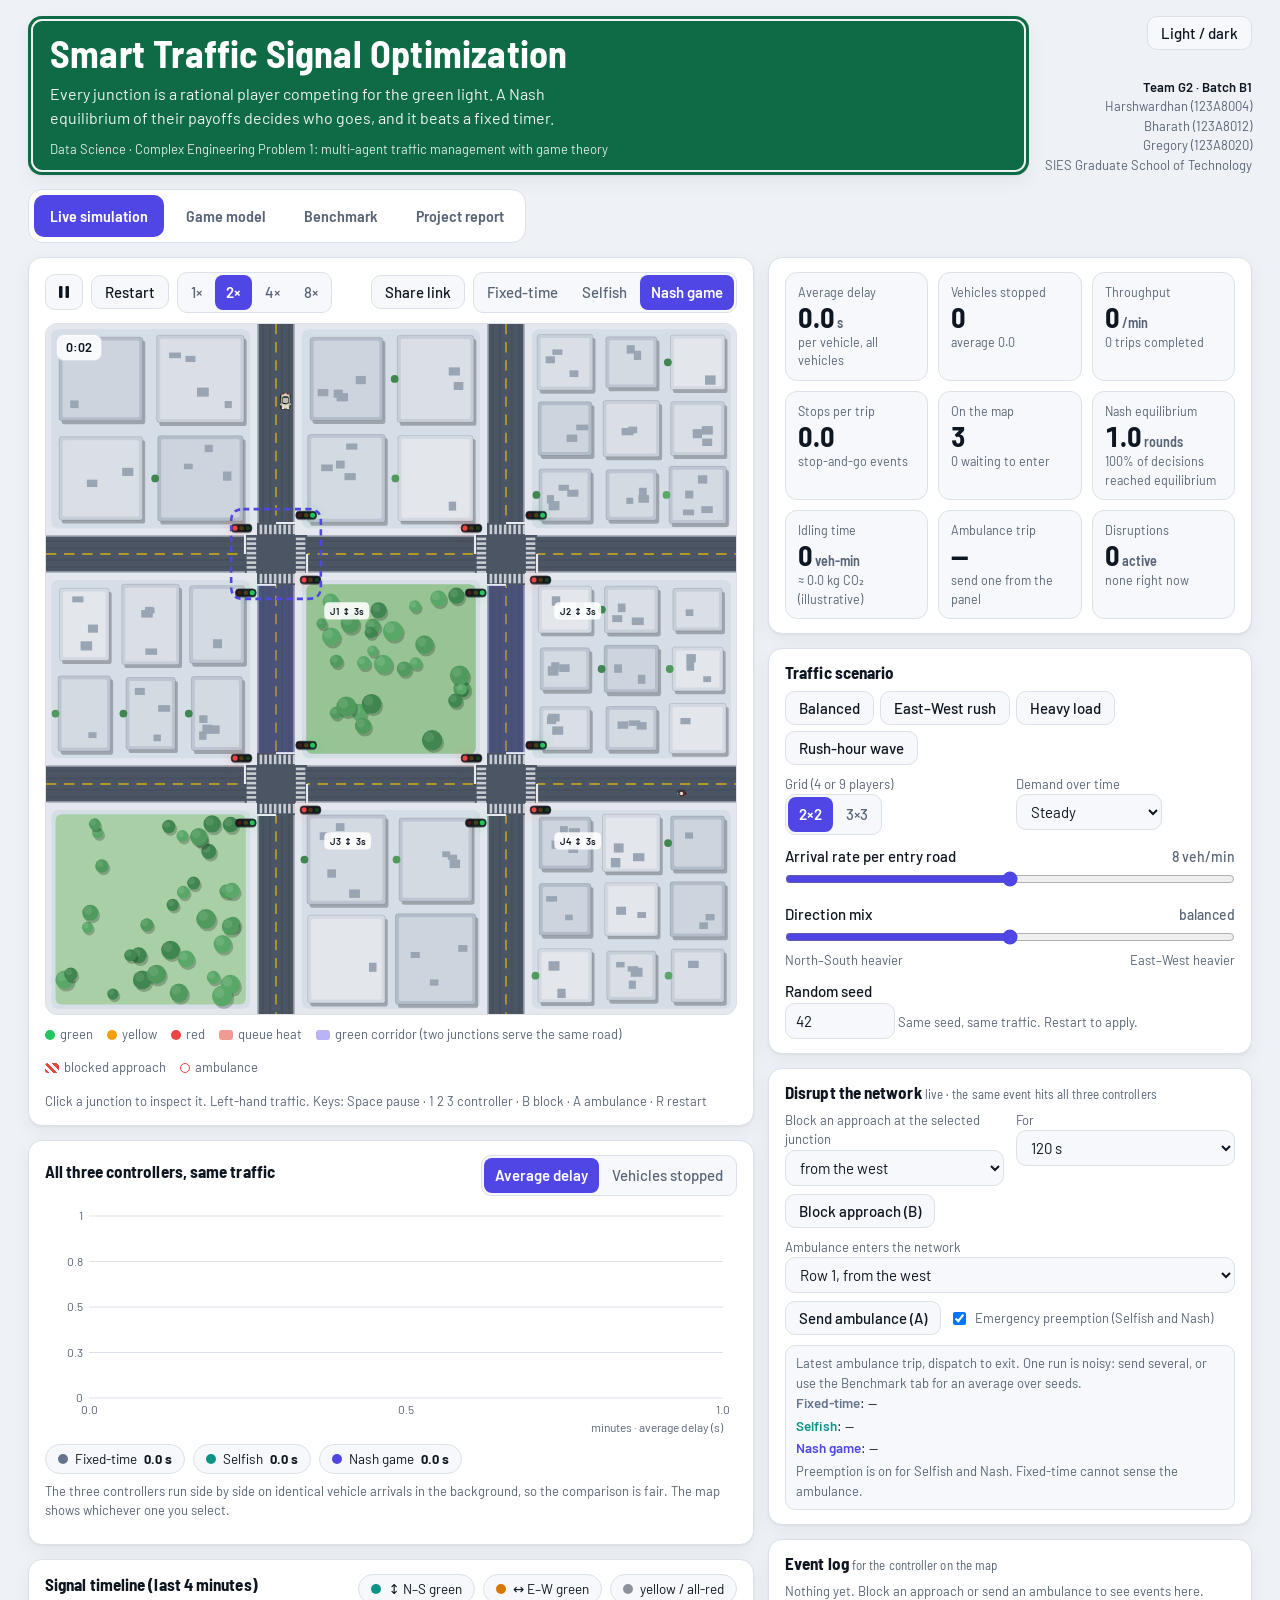
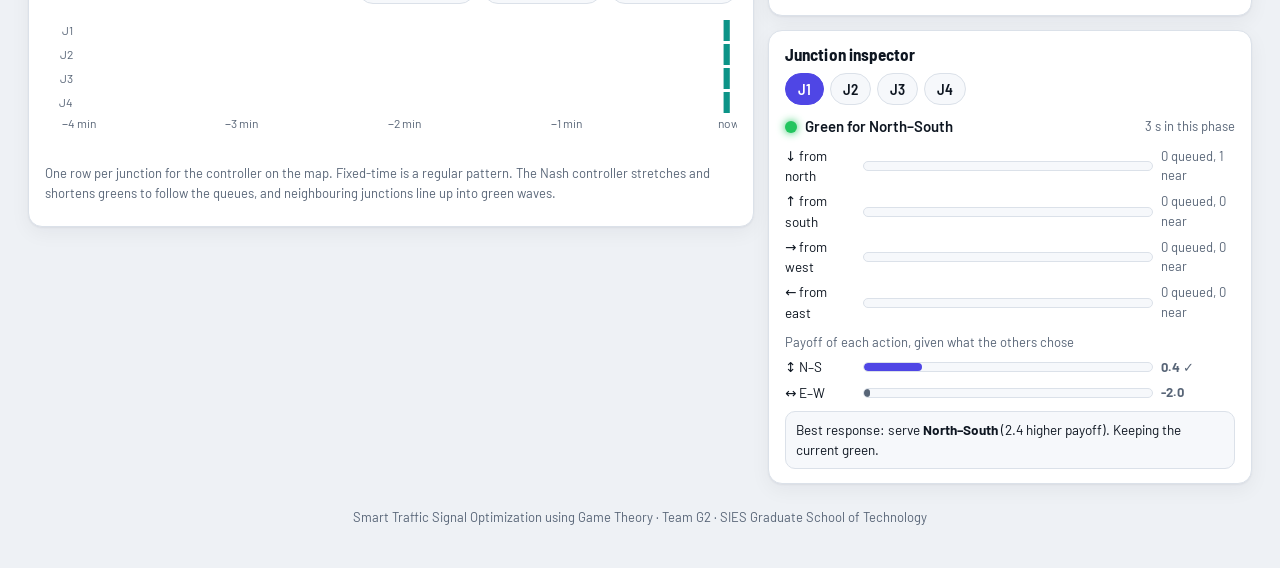
<file: index.html>
<!DOCTYPE html>
<html lang="en">
<head>
<meta charset="utf-8">
<meta name="viewport" content="width=device-width, initial-scale=1, viewport-fit=cover">
<title>Smart Traffic Signal Optimization using Game Theory</title>
<link rel="preconnect" href="https://fonts.googleapis.com">
<link rel="preconnect" href="https://fonts.gstatic.com" crossorigin>
<link href="https://fonts.googleapis.com/css2?family=Barlow:wght@400;500;600;700&family=Barlow+Semi+Condensed:wght@600;700&display=swap" rel="stylesheet">
<style>
:root{
  --bg:#eef1f5; --surface:#ffffff; --surface2:#f6f8fb; --ink:#0e1621; --muted:#586577; --line:#dbe1e9;
  --accent:#4f46e5; --accent-ink:#ffffff; --sign:#0f6b45; --sign-ink:#ffffff;
  --good:#15803d; --bad:#b91c1c;
  --c-fixed:#64748b; --c-selfish:#0d9488; --c-nash:#4f46e5;
  --road:#4b5563; --roadline:#e8ecf1; --walk:#e4e8ee; --block:#d5dde6; --pill:rgba(255,255,255,.88);
  --shadow:0 1px 2px rgba(14,22,33,.05),0 6px 20px rgba(14,22,33,.05);
  --f-head:"Barlow Semi Condensed","Barlow",system-ui,-apple-system,"Segoe UI",Roboto,sans-serif;
  --f-body:"Barlow",system-ui,-apple-system,"Segoe UI",Roboto,sans-serif;
}
@media (prefers-color-scheme: dark){
  :root:not([data-theme="light"]){
    --bg:#0b1118; --surface:#121b26; --surface2:#0e1620; --ink:#e8eef5; --muted:#93a3b6; --line:#233142;
    --accent:#8c8cf5; --accent-ink:#0c0c2b; --sign:#0d5a3b;
    --good:#4ade80; --bad:#f87171;
    --c-fixed:#94a3b8; --c-selfish:#2dd4bf; --c-nash:#8c8cf5;
    --road:#2b3849; --roadline:#66798f; --walk:#17222e; --block:#0e1720; --pill:rgba(18,27,38,.88);
    --shadow:0 1px 2px rgba(0,0,0,.3),0 6px 20px rgba(0,0,0,.25);
  }
}
:root[data-theme="dark"]{
  --bg:#0b1118; --surface:#121b26; --surface2:#0e1620; --ink:#e8eef5; --muted:#93a3b6; --line:#233142;
  --accent:#8c8cf5; --accent-ink:#0c0c2b; --sign:#0d5a3b;
  --good:#4ade80; --bad:#f87171;
  --c-fixed:#94a3b8; --c-selfish:#2dd4bf; --c-nash:#8c8cf5;
  --road:#2b3849; --roadline:#66798f; --walk:#17222e; --block:#0e1720; --pill:rgba(18,27,38,.88);
  --shadow:0 1px 2px rgba(0,0,0,.3),0 6px 20px rgba(0,0,0,.25);
}
:root{box-sizing:border-box;padding-top:env(safe-area-inset-top,0px);padding-bottom:env(safe-area-inset-bottom,0px)}
html{scroll-padding-top:env(safe-area-inset-top,0px);height:100%}
*,*::before,*::after{box-sizing:inherit}
body{margin:0;background:var(--bg);color:var(--ink);font-family:var(--f-body);font-size:15px;line-height:1.5;-webkit-text-size-adjust:100%}
button,select,input{font:inherit;color:inherit}
h1,h2,h3{font-family:var(--f-head);margin:0;line-height:1.15;letter-spacing:.005em}
h2{font-size:22px} h3{font-size:17px}
p{margin:0 0 .7em}
.wrap{max-width:1320px;margin:0 auto;padding:16px clamp(12px,2.4vw,28px) 40px}
:focus-visible{outline:2px solid var(--accent);outline-offset:2px;border-radius:6px}

/* header */
.top{display:flex;gap:16px;align-items:stretch;flex-wrap:wrap;margin-bottom:14px}
.sign{flex:1 1 520px;background:var(--sign);color:var(--sign-ink);border-radius:14px;padding:16px 22px 16px;position:relative;
  box-shadow:inset 0 0 0 3px var(--sign),inset 0 0 0 5px rgba(255,255,255,.92),var(--shadow)}
.sign h1{font-size:clamp(24px,3.6vw,38px);font-weight:700}
.sign p{margin:6px 0 0;font-size:clamp(14px,1.6vw,16px);opacity:.92;max-width:62ch}
.sign .meta{margin-top:10px;font-size:13px;opacity:.85}
.top-side{display:flex;flex-direction:column;justify-content:space-between;gap:10px;min-width:190px}
.theme-btn{align-self:flex-end}
.team{font-size:13px;color:var(--muted);text-align:right}
.team b{color:var(--ink);font-weight:600}

/* tabs */
.tabs{display:flex;gap:6px;flex-wrap:wrap;margin:0 0 14px;padding:5px;background:var(--surface);border:1px solid var(--line);border-radius:14px;width:fit-content;max-width:100%}
.tab{border:0;background:transparent;padding:9px 16px;border-radius:10px;cursor:pointer;color:var(--muted);font-weight:600;font-family:var(--f-head);font-size:16px}
.tab:hover{color:var(--ink)}
.tab[aria-selected="true"]{background:var(--accent);color:var(--accent-ink)}

/* cards & controls */
.card{background:var(--surface);border:1px solid var(--line);border-radius:14px;padding:14px 16px;box-shadow:var(--shadow)}
.card + .card{margin-top:14px}
.card h3{margin-bottom:8px}
.card h2{margin-bottom:10px}
.hint{color:var(--muted);font-size:13px}
.btn{border:1px solid var(--line);background:var(--surface2);padding:7px 13px;border-radius:10px;cursor:pointer;font-weight:500;line-height:1.2}
.btn:hover{border-color:var(--accent)}
.btn.primary{background:var(--accent);color:var(--accent-ink);border-color:var(--accent);font-weight:600}
.btn.primary:disabled{opacity:.55;cursor:wait}
.btn.icon{display:inline-flex;align-items:center;justify-content:center;width:38px;height:36px;padding:0}
.seg{display:inline-flex;background:var(--surface2);border:1px solid var(--line);border-radius:10px;padding:2px;gap:2px;flex-wrap:wrap}
.seg button{border:0;background:transparent;padding:6px 11px;border-radius:8px;cursor:pointer;color:var(--muted);font-weight:500}
.seg button:hover{color:var(--ink)}
.seg button.on{background:var(--accent);color:var(--accent-ink);font-weight:600}
.seg button.on[data-c="fixed"]{background:var(--c-fixed);color:#fff}
.seg button.on[data-c="selfish"]{background:var(--c-selfish);color:#04211d}
.toolbar{display:flex;gap:8px;flex-wrap:wrap;align-items:center;margin-bottom:10px}
.toolbar .grow{flex:1}
label.row{display:block;margin:10px 0 0;font-weight:500}
.row-h{display:flex;justify-content:space-between;align-items:baseline;gap:8px}
.row-h output{font-variant-numeric:tabular-nums;color:var(--muted);font-size:14px}
input[type=range]{width:100%;accent-color:var(--accent);margin:4px 0 0}
select{background:var(--surface2);border:1px solid var(--line);border-radius:10px;padding:7px 10px;max-width:100%}
.chips{display:flex;gap:6px;flex-wrap:wrap}
.chip{border:1px solid var(--line);background:var(--surface2);border-radius:999px;padding:4px 12px;cursor:pointer;font-weight:600;font-family:var(--f-head)}
.chip.on{background:var(--accent);border-color:var(--accent);color:var(--accent-ink)}

/* simulation layout */
.sim-grid{display:grid;grid-template-columns:minmax(0,1.2fr) minmax(320px,.8fr);gap:14px;align-items:start}
.canvas-wrap{position:relative;border-radius:12px;overflow:hidden;border:1px solid var(--line);background:var(--walk)}
#sim{display:block;width:100%;height:auto;aspect-ratio:1/1;cursor:pointer;touch-action:manipulation}
.clock{position:absolute;left:10px;top:10px;background:var(--pill);border:1px solid var(--line);border-radius:8px;padding:3px 9px;font-variant-numeric:tabular-nums;font-weight:600;font-size:13px}
.legend{display:flex;gap:14px;flex-wrap:wrap;margin-top:10px;font-size:13px;color:var(--muted);align-items:center}
.legend i{display:inline-block;width:10px;height:10px;border-radius:50%;margin-right:5px;vertical-align:-1px}
.legend .sw{border-radius:3px;width:14px}
.kpis{display:grid;grid-template-columns:repeat(3,1fr);gap:10px}
.kpi{background:var(--surface2);border:1px solid var(--line);border-radius:12px;padding:10px 12px;min-width:0}
.kpi .l{font-size:12.5px;color:var(--muted)}
.kpi .v{font-family:var(--f-head);font-size:28px;font-weight:700;line-height:1.1;font-variant-numeric:tabular-nums}
.kpi .v small{font-size:14px;font-weight:600;color:var(--muted);margin-left:2px}
.kpi .s{font-size:12.5px;color:var(--muted);min-height:1.3em}
.good{color:var(--good)!important;font-weight:600}.bad{color:var(--bad)!important;font-weight:600}
.chart{display:block;width:100%;height:230px}
.chart.tall{height:260px}
.score{display:flex;gap:8px;flex-wrap:wrap;margin-top:8px}
.pill{display:inline-flex;align-items:center;gap:7px;border:1px solid var(--line);border-radius:999px;padding:4px 12px;font-size:13.5px;background:var(--surface2)}
.pill i{width:10px;height:10px;border-radius:50%;display:inline-block}
.pill b{font-variant-numeric:tabular-nums}
.pill.best{border-color:var(--accent)}
.presets{display:flex;gap:6px;flex-wrap:wrap;margin-top:6px}
.two{display:grid;grid-template-columns:1fr 1fr;gap:12px}

/* inspector */
.appr{display:grid;grid-template-columns:70px 1fr 74px;gap:8px;align-items:center;margin:5px 0;font-size:13.5px}
.bar{height:10px;border-radius:6px;background:var(--surface2);border:1px solid var(--line);overflow:hidden}
.bar span{display:block;height:100%;background:var(--accent);border-radius:6px}
.bar.q span{background:#e2483d}
.status{display:flex;align-items:center;gap:8px;margin:2px 0 8px;font-weight:600}
.dot{width:12px;height:12px;border-radius:50%;display:inline-block;box-shadow:0 0 8px currentColor}
.dot.g{background:#22c55e;color:#22c55e}.dot.y{background:#f59e0b;color:#f59e0b}.dot.r{background:#ef4444;color:#ef4444}
.why{background:var(--surface2);border:1px solid var(--line);border-radius:10px;padding:8px 10px;font-size:13.5px;margin-top:8px}

/* game tab */
.game-grid{display:grid;grid-template-columns:minmax(0,1fr) minmax(0,1fr);gap:14px;align-items:start}
.eq{font-family:"Cambria Math","STIX Two Math",Georgia,serif;font-size:15.5px;background:var(--surface2);border:1px solid var(--line);border-radius:10px;padding:12px 14px;overflow-x:auto;line-height:1.9;white-space:nowrap}
table{border-collapse:collapse;width:100%}
.tbl-wrap{overflow-x:auto}
table.pm{table-layout:fixed;margin:8px 0}
table.pm th,table.pm td{border:1px solid var(--line);padding:10px 8px;text-align:center;font-variant-numeric:tabular-nums}
table.pm th{background:var(--surface2);font-weight:600;font-size:13.5px}
table.pm td .u{display:inline-block;min-width:3.4em;font-size:17px;font-weight:600;padding:0 2px}
table.pm td .u.a{color:var(--accent)}
table.pm td .u.b{color:var(--c-selfish)}
table.pm td .u.br{text-decoration:underline;text-decoration-thickness:2px;text-underline-offset:4px}
table.pm td.ne{background:color-mix(in srgb,var(--accent) 16%,transparent);box-shadow:inset 0 0 0 2px var(--accent)}
table.res th,table.res td{padding:8px 10px;border-bottom:1px solid var(--line);text-align:right;font-variant-numeric:tabular-nums;white-space:nowrap}
table.res th:first-child,table.res td:first-child{text-align:left}
table.res thead th{font-family:var(--f-head);font-size:15px}
table.res td.win{font-weight:700}
.trace{display:grid;gap:4px;font-variant-numeric:tabular-nums;font-size:14px}
.trace .rw{display:grid;grid-template-columns:90px repeat(var(--n),1fr);gap:4px;align-items:center}
.trace .c{background:var(--surface2);border:1px solid var(--line);border-radius:6px;text-align:center;padding:2px 0}
.trace .rw.last .c{border-color:var(--accent);background:color-mix(in srgb,var(--accent) 14%,transparent)}
.params .p{display:grid;grid-template-columns:1fr auto;gap:2px 8px;margin-top:8px}
.params .p small{grid-column:1/-1;color:var(--muted);font-size:12.5px;line-height:1.3}

/* benchmark */
.bench-bars{display:grid;grid-template-columns:repeat(4,1fr);gap:12px}
.bench-bars canvas{width:100%;height:210px;display:block;background:var(--surface2);border:1px solid var(--line);border-radius:10px}
.progress{height:8px;background:var(--surface2);border:1px solid var(--line);border-radius:6px;overflow:hidden;margin-top:10px}
.progress span{display:block;height:100%;width:0;background:var(--accent);transition:width .15s}
.summary{background:var(--surface2);border:1px solid var(--line);border-left:4px solid var(--accent);border-radius:10px;padding:10px 14px}
.summary p:last-child{margin:0}

/* report */
.report{display:grid;grid-template-columns:minmax(0,1fr);gap:14px;max-width:920px}
.report h2{margin-bottom:8px}
.report h3{margin:14px 0 4px}
.report ul,.report ol{margin:.3em 0 .8em;padding-left:1.3em}
.report li{margin:.25em 0}
.report code{background:var(--surface2);border:1px solid var(--line);border-radius:5px;padding:0 5px;font-size:.92em}
.qa details{border:1px solid var(--line);border-radius:10px;padding:8px 12px;margin:8px 0;background:var(--surface2)}
.qa summary{cursor:pointer;font-weight:600}
.foot{margin-top:24px;color:var(--muted);font-size:13px;text-align:center}

@media (max-width:1020px){
  .sim-grid,.game-grid{grid-template-columns:minmax(0,1fr)}
  .bench-bars{grid-template-columns:repeat(2,1fr)}
}
@media (max-width:560px){
  .kpis{grid-template-columns:repeat(2,1fr)}
  .two{grid-template-columns:1fr}
  .bench-bars{grid-template-columns:1fr}
  .tab{padding:8px 11px;font-size:15px}
  .top-side{flex-direction:row-reverse;justify-content:space-between;align-items:flex-start;min-width:0;width:100%}
  .team{text-align:left;font-size:12.5px}.theme-btn{align-self:flex-start}
  .sign .meta{display:none}.sign{padding:14px 16px}
}
@media (prefers-reduced-motion:reduce){*{transition:none!important;scroll-behavior:auto!important}}
#benchOut{margin-top:14px}
.report .card{margin-top:0}
.canvas-wrap + .legend{margin-top:10px}

/* version 2: dynamic features */
:root{--tl-ns:#0d9488;--tl-ew:#d97706;--tl-x:#8b929d}
@media (prefers-color-scheme: dark){:root:not([data-theme="light"]){--tl-ns:#2dd4bf;--tl-ew:#fbbf24;--tl-x:#5b6878}}
:root[data-theme="dark"]{--tl-ns:#2dd4bf;--tl-ew:#fbbf24;--tl-x:#5b6878}
.evlog{max-height:220px;overflow:auto;font-size:13.5px;display:grid;gap:4px;align-content:start}
.evlog .ev{display:grid;grid-template-columns:46px 1fr;gap:8px;padding:4px 8px;border-radius:8px;background:var(--surface2);border:1px solid var(--line);border-left-width:3px}
.evlog .ev b{font-variant-numeric:tabular-nums;color:var(--muted);font-weight:600}
.evlog .ev.warn{border-left-color:#e2483d}.evlog .ev.amb{border-left-color:var(--accent)}.evlog .ev.ok{border-left-color:var(--good)}
.evlog .empty{color:var(--muted);font-size:13px}
#disrupt select{width:100%}
table.res td.tag,table.res th.tag{text-align:left;white-space:normal}
table.res td.sel{background:color-mix(in srgb,var(--accent) 14%,transparent);font-weight:700}
.arrow{display:inline-block;min-width:1.5em;text-align:center}
.arrow.ns{color:var(--tl-ns)}.arrow.ew{color:var(--tl-ew)}
table.res.wpt td,table.res.wpt th{white-space:normal;vertical-align:top}

</style>
</head>
<body>
<div class="wrap">
  <header class="top">
    <div class="sign">
      <h1>Smart Traffic Signal Optimization</h1>
      <p>Every junction is a rational player competing for the green light. A Nash equilibrium of their payoffs decides who goes, and it beats a fixed timer.</p>
      <div class="meta">Data Science · Complex Engineering Problem 1: multi-agent traffic management with game theory</div>
    </div>
    <div class="top-side">
      <button class="btn theme-btn" id="btnTheme" type="button" aria-label="Switch between light and dark theme">Light / dark</button>
      <div class="team"><b>Team G2 · Batch B1</b><br>Harshwardhan (123A8004)<br>Bharath (123A8012)<br>Gregory (123A8020)<br>SIES Graduate School of Technology</div>
    </div>
  </header>

  <nav class="tabs" role="tablist" aria-label="Sections">
    <button class="tab" role="tab" id="t-sim" aria-selected="true" aria-controls="tab-sim" data-tab="sim">Live simulation</button>
    <button class="tab" role="tab" id="t-game" aria-selected="false" aria-controls="tab-game" data-tab="game">Game model</button>
    <button class="tab" role="tab" id="t-bench" aria-selected="false" aria-controls="tab-bench" data-tab="bench">Benchmark</button>
    <button class="tab" role="tab" id="t-report" aria-selected="false" aria-controls="tab-report" data-tab="report">Project report</button>
  </nav>

  <!-- ============ LIVE SIMULATION ============ -->
  <section id="tab-sim" role="tabpanel" aria-labelledby="t-sim">
    <div class="sim-grid">
      <div>
        <div class="card">
          <div class="toolbar">
            <button class="btn icon" id="btnPlay" type="button" aria-label="Pause simulation"></button>
            <button class="btn" id="btnReset" type="button">Restart</button>
            <div class="seg" id="segSpeed" role="group" aria-label="Simulation speed">
              <button type="button" data-v="1">1×</button><button type="button" data-v="2" class="on">2×</button><button type="button" data-v="4">4×</button><button type="button" data-v="8">8×</button>
            </div>
            <span class="grow"></span>
            <button class="btn" id="btnShare" type="button" title="Copy a link that reproduces this scenario">Share link</button>
            <div class="seg" id="segCtrl" role="group" aria-label="Signal controller shown on the map">
              <button type="button" data-c="fixed">Fixed-time</button><button type="button" data-c="selfish">Selfish</button><button type="button" data-c="nash" class="on">Nash game</button>
            </div>
          </div>
          <div class="canvas-wrap">
            <canvas id="sim" width="800" height="800" role="img" aria-label="Top-down animation of a grid of signalised junctions with moving vehicles"></canvas>
            <div class="clock" id="clock">0:00</div>
          </div>
          <div class="legend">
            <span><i style="background:#22c55e"></i>green</span><span><i style="background:#f59e0b"></i>yellow</span><span><i style="background:#ef4444"></i>red</span>
            <span><i class="sw" style="background:rgba(226,72,61,.55)"></i>queue heat</span>
            <span><i class="sw" style="background:color-mix(in srgb,var(--accent) 40%,transparent)"></i>green corridor (two junctions serve the same road)</span>
            <span><i class="sw" style="background:repeating-linear-gradient(45deg,#e2483d 0 3px,#fff 3px 6px)"></i>blocked approach</span>
            <span><i style="background:#fff;border:1.5px solid #e2483d"></i>ambulance</span>
            <span>Click a junction to inspect it. Left-hand traffic. Keys: Space pause · 1 2 3 controller · B block · A ambulance · R restart</span>
          </div>
        </div>
        <div class="card">
          <div class="toolbar">
            <h3>All three controllers, same traffic</h3><span class="grow"></span>
            <div class="seg" id="segMetric" role="group" aria-label="Chart metric">
              <button type="button" data-m="d" class="on">Average delay</button><button type="button" data-m="q">Vehicles stopped</button>
            </div>
          </div>
          <canvas id="chartLive" class="chart" role="img" aria-label="Line chart comparing the three controllers over time"></canvas>
          <div class="score" id="score"></div>
          <p class="hint" style="margin-top:8px">The three controllers run side by side on identical vehicle arrivals in the background, so the comparison is fair. The map shows whichever one you select.</p>
        </div>
        <div class="card">
          <div class="toolbar"><h3>Signal timeline (last 4 minutes)</h3><span class="grow"></span>
            <span class="pill"><i style="background:var(--tl-ns)"></i>↕ N–S green</span><span class="pill"><i style="background:var(--tl-ew)"></i>↔ E–W green</span><span class="pill"><i style="background:var(--tl-x)"></i>yellow / all-red</span></div>
          <canvas id="chartTL" class="chart" role="img" aria-label="Phase timeline of every junction for the controller shown on the map"></canvas>
          <p class="hint" style="margin-top:6px">One row per junction for the controller on the map. Fixed-time is a regular pattern. The Nash controller stretches and shortens greens to follow the queues, and neighbouring junctions line up into green waves.</p>
        </div>
      </div>

      <div>
        <div class="card">
          <div class="kpis" id="kpis"></div>
        </div>
        <div class="card">
          <h3>Traffic scenario</h3>
          <div class="presets" id="presets">
            <button class="btn" type="button" data-p="bal">Balanced</button>
            <button class="btn" type="button" data-p="ew">East–West rush</button>
            <button class="btn" type="button" data-p="heavy">Heavy load</button>
            <button class="btn" type="button" data-p="wave">Rush-hour wave</button>
          </div>
          <div class="two" style="margin-top:10px">
            <div><div class="hint">Grid (4 or 9 players)</div><div class="seg" id="segGrid" role="group" aria-label="Grid size"><button type="button" data-n="2" class="on">2×2</button><button type="button" data-n="3">3×3</button></div></div>
            <div><div class="hint">Demand over time</div><select id="selProfile" aria-label="Demand profile"><option value="steady">Steady</option><option value="rush">Rush-hour wave</option></select></div>
          </div>
          <label class="row" for="rngRate"><span class="row-h"><span>Arrival rate per entry road</span><output id="outRate">8 veh/min</output></span></label>
          <input type="range" id="rngRate" min="2" max="14" step="1" value="8">
          <label class="row" for="rngBias"><span class="row-h"><span>Direction mix</span><output id="outBias">balanced</output></span></label>
          <input type="range" id="rngBias" min="-60" max="60" step="5" value="0">
          <div class="row-h hint"><span>North–South heavier</span><span>East–West heavier</span></div>
          <label class="row" for="numSeed"><span class="row-h"><span>Random seed</span></span></label>
          <input type="number" id="numSeed" value="42" min="1" max="99999" style="width:110px;background:var(--surface2);border:1px solid var(--line);border-radius:10px;padding:6px 10px">
          <span class="hint"> Same seed, same traffic. Restart to apply.</span>
        </div>
        <div class="card" id="disrupt">
          <h3>Disrupt the network <span class="hint" style="font-weight:400">live · the same event hits all three controllers</span></h3>
          <div class="two">
            <div><div class="hint">Block an approach at the selected junction</div><select id="selBlkDir" aria-label="Approach to block"><option value="N">from the north</option><option value="S">from the south</option><option value="W" selected>from the west</option><option value="E">from the east</option></select></div>
            <div><div class="hint">For</div><select id="selBlkDur" aria-label="Block duration"><option value="60">60 s</option><option value="120" selected>120 s</option><option value="180">180 s</option></select></div>
          </div>
          <div class="toolbar" style="margin-top:8px"><button class="btn" id="btnBlock" type="button">Block approach (B)</button><span class="hint" id="blkNote"></span></div>
          <div class="two" style="margin-top:6px">
            <div style="grid-column:1/-1"><div class="hint">Ambulance enters the network</div><select id="selAmb" aria-label="Ambulance entry road"></select></div>
          </div>
          <div class="toolbar" style="margin-top:8px"><button class="btn" id="btnAmb" type="button">Send ambulance (A)</button>
            <label class="hint" style="display:inline-flex;gap:6px;align-items:center;cursor:pointer"><input type="checkbox" id="chkPre" checked> Emergency preemption (Selfish and Nash)</label></div>
          <div id="ambResult" class="why" style="margin-top:8px">No ambulance sent yet. Fixed-time has no sensing, so it cannot give way.</div>
        </div>
        <div class="card">
          <h3>Event log <span class="hint" style="font-weight:400">for the controller on the map</span></h3>
          <div class="evlog" id="evLog" aria-live="polite"></div>
        </div>
        <div class="card" id="inspector">
          <h3>Junction inspector</h3>
          <div class="chips" id="chips"></div>
          <div id="inspBody" style="margin-top:10px"></div>
        </div>
      </div>
    </div>
  </section>

  <!-- ============ GAME MODEL ============ -->
  <section id="tab-game" role="tabpanel" aria-labelledby="t-game" hidden>
    <div class="game-grid">
      <div>
        <div class="card">
          <h2>The signal game</h2>
          <p><b>Players.</b> Each signalised junction is one rational agent. A 2×2 grid has 4 players, a 3×3 grid has 9.</p>
          <p><b>Strategies.</b> Player <i>i</i> picks which road gets the green next: <b>↕ North–South</b> or <b>↔ East–West</b>.</p>
          <p><b>Payoff.</b> The player gains for every vehicle it can clear, and for waiting time it stops from piling up. It loses for switching (lost time), for pushing cars into a neighbour whose queue is already full, and it gains when a neighbour is about to send it a platoon on the same road.</p>
          <div class="eq" aria-label="Payoff function">
            u<sub>i</sub>(a<sub>i</sub>, a<sub>−i</sub>) = Σ<sub>k∈a<sub>i</sub></sub> ( q<sub>k</sub> + 0.4·m<sub>k</sub> + ω·w<sub>k</sub>/30 ) &nbsp;−&nbsp; σ·1[a<sub>i</sub> ≠ current]<br>
            &nbsp;&nbsp;&nbsp;&nbsp;&nbsp;&nbsp;− λ Σ<sub>j∈down(i,a<sub>i</sub>)</sub> q<sub>j←i</sub>·(1 − 0.7·1[a<sub>j</sub> = a<sub>i</sub>]) &nbsp;+&nbsp; κ Σ<sub>j∈up(i,a<sub>i</sub>)</sub> 0.6·q<sub>j→i</sub>·1[a<sub>j</sub> = a<sub>i</sub>]
          </div>
          <p class="hint" style="margin-top:8px">q = stopped vehicles near the stop line, m = vehicles still approaching, w = total time the queue has waited, σ = switching cost, λ = penalty for spilling into a neighbour, κ = bonus for green-wave coordination.</p>
          <p><b>Equilibrium.</b> The signals run <i>best-response dynamics</i> once per second: each junction in turn picks its best action given the others' current choice, until nobody wants to change. That fixed point is a <b>pure-strategy Nash equilibrium</b>: no junction can do better by changing its own phase alone. Safety rules still apply: minimum green 8 s, maximum green 45 s, 2.5 s yellow, 1 s all-red.</p>
          <p class="hint">Selfish = the same game with λ = κ = 0, so each junction ignores its neighbours. Fixed-time = a 20 s / 20 s timer.</p>
        </div>
        <div class="card params">
          <h3>Tune the game</h3>
          <div class="p"><label for="gpOmega">Fairness weight ω</label><output id="oOmega"></output><input type="range" id="gpOmega" min="0" max="2" step="0.1"><small>How strongly long waits pull a green toward that road.</small></div>
          <div class="p"><label for="gpSigma">Switching cost σ</label><output id="oSigma"></output><input type="range" id="gpSigma" min="0" max="5" step="0.5"><small>Higher values keep the current green longer (less flip-flopping).</small></div>
          <div class="p"><label for="gpLam">Spillback penalty λ</label><output id="oLam"></output><input type="range" id="gpLam" min="0" max="3" step="0.1"><small>Reluctance to send cars into a neighbour that is already jammed. Large values make junctions over-cautious and hurt.</small></div>
          <div class="p"><label for="gpKap">Coordination bonus κ</label><output id="oKap"></output><input type="range" id="gpKap" min="0" max="3" step="0.1"><small>Reward for matching a neighbour that is releasing a platoon toward you.</small></div>
          <div class="toolbar" style="margin-top:12px"><button class="btn" id="btnGpReset" type="button">Reset to defaults</button><span class="hint">Restart the simulation after tuning for a clean comparison.</span></div>
        </div>
      </div>
      <div>
        <div class="card">
          <h2>Live payoff matrix</h2>
          <div class="toolbar">
            <span class="hint">Junction</span><div class="chips" id="chips2"></div>
            <span class="hint">with neighbour</span><select id="selNbr" aria-label="Neighbouring junction"></select>
          </div>
          <div id="pmBox"></div>
        </div>
        <div class="card">
          <h3>Best-response rounds at the latest decision</h3>
          <div class="trace" id="trace"></div>
          <p class="hint" id="traceNote" style="margin-top:8px"></p>
        </div>
        <div class="card" id="eqCard">
          <h2>Equilibrium analysis <span class="hint" style="font-weight:400">live, exact</span></h2>
          <p class="hint">Every second the simulator lists <b>all</b> joint plans of the free junctions (2<sup>N</sup> of them), checks which are Nash equilibria, and finds the plan with the highest total payoff. This shows how good the equilibrium found by best-response dynamics really is.</p>
          <div class="kpis" id="eqKpis" style="grid-template-columns:repeat(3,1fr)"></div>
          <div class="tbl-wrap"><table class="res" id="eqTable"></table></div>
          <p class="hint" id="eqNote" style="margin-top:6px"></p>
        </div>
      </div>
    </div>
  </section>

  <!-- ============ BENCHMARK ============ -->
  <section id="tab-bench" role="tabpanel" aria-labelledby="t-bench" hidden>
    <div class="card">
      <h2>Controlled experiment</h2>
      <p>Runs all three controllers on the scenario currently set on the Live simulation tab, over several random seeds, and tests whether the differences are statistically real. Each seed gives every controller exactly the same vehicle arrivals.</p>
      <div class="toolbar">
        <span class="pill" id="benchScenario"></span>
        <span class="hint">Seeds</span>
        <select id="selSeeds" aria-label="Number of seeds"><option value="3">3</option><option value="5" selected>5</option><option value="8">8</option><option value="10">10</option></select>
        <span class="hint">Simulated time per run</span>
        <select id="selDur" aria-label="Simulated duration"><option value="600">10 min</option><option value="900" selected>15 min</option><option value="1800">30 min</option></select>
        <span class="hint">Disruptions</span>
        <select id="selDisrupt" aria-label="Disruptions injected during the run"><option value="none">None</option><option value="incident">Blocked approaches</option><option value="amb">Ambulance runs</option><option value="both">Both</option></select>
        <button class="btn primary" id="btnBench" type="button">Run benchmark</button>
      </div>
      <div class="progress" aria-hidden="true"><span id="benchBar"></span></div>
      <p class="hint" id="benchStatus" style="margin-top:6px">Ready. A 5-seed, 15-minute run takes a few seconds.</p>
    </div>
    <div id="benchOut" hidden>
      <div class="card"><h3>What the data says</h3><div class="summary" id="benchSummary"></div></div>
      <div class="card"><h3>Results (mean ± standard deviation over seeds)</h3><div class="tbl-wrap"><table class="res" id="benchTable"></table></div>
        <p class="hint" style="margin-top:8px">Delay counts every vehicle: finished trips, cars still on the map, and cars still waiting to enter. A controller cannot look good by leaving cars stuck outside. Bold marks the best value in each row. Paired t-test across seeds; p &lt; 0.05 is treated as significant.</p></div>
      <div class="card"><div class="toolbar"><h3>Keep the evidence</h3><span class="grow"></span>
        <button class="btn" id="btnCsv" type="button">Download CSV (every seed)</button><button class="btn" id="btnJson" type="button">Download JSON</button></div>
        <p class="hint">Each finished benchmark is also saved in this browser (see Run history below), so the numbers you quote tomorrow are reproducible.</p></div>
      <div class="card"><h3>Comparison</h3><div class="bench-bars"><canvas id="bb1"></canvas><canvas id="bb2"></canvas><canvas id="bb3"></canvas><canvas id="bb4"></canvas></div></div>
      <div class="card"><h3>Vehicles stopped over time (mean of seeds)</h3><canvas id="chartBench" class="chart tall" role="img" aria-label="Stopped vehicles over time for each controller"></canvas><div class="score" id="benchLegend"></div></div>
    </div>
    <div class="card" id="sweepCard">
      <h2>Parameter sweep: how much should a junction care about its neighbours?</h2>
      <p>Runs the Nash controller for several values of the spillback penalty λ on the current scenario (3 seeds, 10 simulated minutes each) and plots average delay, with the fixed-time and selfish results as reference lines. λ = 0 is the selfish game.</p>
      <div class="toolbar"><button class="btn primary" id="btnSweep" type="button">Run λ sweep</button><button class="btn" id="btnApplyLam" type="button" hidden>Apply best λ</button><span class="hint" id="sweepStatus">Ready.</span></div>
      <div class="progress" aria-hidden="true"><span id="sweepBar"></span></div>
      <div id="sweepOut" hidden>
        <canvas id="chartSweep" class="chart tall" role="img" aria-label="Average delay against the spillback penalty lambda"></canvas>
        <div class="score" id="sweepLegend"></div>
        <div class="summary" id="sweepSummary" style="margin-top:10px"></div>
      </div>
    </div>
    <div class="card" id="histCard">
      <div class="toolbar"><h2>Run history</h2><span class="grow"></span><button class="btn" id="btnHistClear" type="button">Clear</button></div>
      <div class="tbl-wrap"><table class="res" id="histTable"></table></div>
      <p class="hint" id="histNote" style="margin-top:6px"></p>
    </div>
  </section>

  <!-- ============ REPORT ============ -->
  <section id="tab-report" role="tabpanel" aria-labelledby="t-report" hidden>
    <div class="report">
      <div class="card">
        <h2>1. Problem statement</h2>
        <p><b>Complex Engineering Problem, option 1: Smart Traffic Signal Optimization using Game Theory.</b> Design and implement a multi-agent traffic management system where each traffic signal acts as a rational player competing for green-light allocation, to minimise overall congestion and vehicle waiting time.</p>
        <h3>Objectives</h3>
        <ul>
          <li>Model each signalised junction as a rational agent with a strategy set and a payoff function.</li>
          <li>Find each decision as a Nash equilibrium of the resulting non-cooperative game.</li>
          <li>Build a microscopic traffic simulator to test it, and compare against fixed-time and non-cooperative (selfish) control.</li>
          <li>Evaluate with data-science methods: repeated runs, common random numbers, confidence via paired t-tests.</li>
        </ul>
      </div>
      <div class="card">
        <h2>2. System model</h2>
        <h3>Road network</h3>
        <p>An N×N grid of junctions (N = 2 or 3), connected by two-way roads with one lane per direction, left-hand traffic. Vehicles enter at the 4N border roads by a Poisson process with a configurable rate and East–West / North–South mix, and leave at the far border. About a quarter turn left or right at each junction they cross.</p>
        <h3>Vehicles</h3>
        <p>Cars, two-wheelers, auto-rickshaws and buses with different lengths and speeds. Each vehicle follows a leader-based rule: it accelerates toward its desired speed but never faster than <code>√(2·b·d)</code>, where <i>d</i> is the free distance to the vehicle ahead or to the stop line. Vehicles never block the junction box.</p>
        <h3>Signals</h3>
        <p>Two phases per junction: North–South green or East–West green. Switching goes through yellow (2.5 s) then all-red (1 s). Minimum green 8 s, maximum 45 s. Decisions are taken once per simulated second.</p>
        <h3>Assumptions and units</h3>
        <p>1 px ≈ 0.3 m, free speed ≈ 45 px/s ≈ 49 km/h, step Δt = 0.1 s. Demand is synthetic, not calibrated to a real city.</p>
      </div>
      <div class="card">
        <h2>3. Game-theoretic controller</h2>
        <p>The game is <b>Γ = ( N, {A<sub>i</sub>}, {u<sub>i</sub>} )</b> with players N = junctions, actions A<sub>i</sub> = {N–S, E–W} and payoff u<sub>i</sub> as shown on the Game model tab. Payoffs depend on neighbours' actions through spillback and platoon coordination, so the game is genuinely coupled.</p>
        <ol>
          <li>Read detector data: queue q, approaching flow m and accumulated waiting w for each of the four approaches.</li>
          <li>Start from the current phases. Junctions already in yellow or all-red are committed to their next phase.</li>
          <li>Sweep the free junctions. Each picks its best response to everyone else's current action (ties keep the current action).</li>
          <li>Repeat until a full sweep changes nothing. That profile is a pure Nash equilibrium (best-response cycles are cut off after 8 rounds; in our test runs every decision reached equilibrium).</li>
          <li>Apply the profile subject to minimum green, maximum green and yellow/all-red safety timing.</li>
        </ol>
        <p>Because payoffs are built from congestion terms, best-response dynamics behave like a congestion-style game and settle quickly (typically 2 rounds), which is what makes it cheap enough to run every second. This is an empirical observation for this payoff design, not a proof.</p>
        <h3>Baselines</h3>
        <ul>
          <li><b>Fixed-time:</b> 20 s N–S, 20 s E–W, no sensing.</li>
          <li><b>Selfish adaptive:</b> the same payoff with λ = κ = 0. Each junction maximises only its own local benefit and ignores neighbours.</li>
        </ul>
      </div>
      <div class="card">
        <h2>4. Dynamic features (version 2)</h2>
        <p>The first version was a fixed demonstration. Version 2 lets the audience change the world while it runs, and measures how each controller copes.</p>
        <ul>
          <li><b>Blocked approach (incident).</b> A stalled vehicle or road work closes one approach of a junction for 60 to 180 s. Detectors let the adaptive controllers see the blockage, so they stop spending green on it, and the spillback penalty makes upstream junctions hold traffic back. Fixed-time cannot see it and keeps giving green to an empty stop line.</li>
          <li><b>Ambulance with preemption.</b> An emergency vehicle enters the network. For the adaptive controllers, an ambulance waiting on a phase adds a large term to that phase's payoff and shortens the minimum green to 3 s; the usual 2.5 s yellow and 1 s all-red still apply. You can switch preemption off to see the difference.</li>
          <li><b>Exact equilibrium analysis.</b> Each second the simulator enumerates all 2<sup>F</sup> joint plans of the free junctions, counts the pure Nash equilibria and finds the plan with the largest total payoff, so the quality of the equilibrium that best-response dynamics found is measured, not assumed.</li>
          <li><b>Signal timeline.</b> A time-space view of every junction's phase for the controller on the map.</li>
          <li><b>Benchmark with disruptions,</b> CSV and JSON export, a saved run history, and a <b>λ sweep</b> that finds how much neighbour-awareness pays.</li>
          <li><b>Shareable scenarios.</b> The page address encodes the grid, load, seed and game weights. Copy it with the Share link button to reproduce a run exactly.</li>
        </ul>
      </div>
      <div class="card">
        <h2>5. Metrics</h2>
        <ul>
          <li><b>Average delay per vehicle (s):</b> trip time minus free-flow time, over all vehicles including those still waiting.</li>
          <li><b>P95 delay:</b> the delay that 95% of vehicles stay under (fairness / worst case).</li>
          <li><b>Vehicles stopped:</b> network-wide time average of vehicles below 2 px/s.</li>
          <li><b>Stops per trip</b> and <b>throughput</b> (completed trips per minute).</li>
          <li><b>Idling time (vehicle-hours)</b> and an <b>illustrative CO<sub>2</sub> estimate</b>: stopped vehicle-seconds × an assumed 0.8 L/h idle fuel burn × 2.31 kg CO<sub>2</sub> per litre of petrol. A rough indicator, not a measurement.</li>
          <li><b>Ambulance trip time (s):</b> from dispatch to leaving the network.</li>
          <li><b>Equilibrium efficiency:</b> (total payoff of the chosen profile − worst profile) ÷ (best − worst), averaged over decisions.</li>
        </ul>
        <h3>Experimental design</h3>
        <p>Common random numbers: for a given seed all controllers see identical arrival times, vehicle types and turning choices, so differences come from the controller alone. Results are averaged over seeds and compared with a paired two-sided t-test.</p>
      </div>
      <div class="card">
        <h2>6. What the results show</h2>
        <ul>
          <li>Over 10 seeds of 15 simulated minutes, adaptive control (selfish or Nash) cut average delay by <b>8% to 63%</b> against the fixed timer across six scenarios, and every paired t-test had p &lt; 0.001. The gain is largest when one direction is much busier (East&ndash;West +45%: 63%) and smallest under heavy load and in the rush-hour wave, where the network is close to saturation.</li>
          <li>The coupled Nash game was <b>not significantly better than the selfish controller in any scenario</b> (&minus;3.2% to +0.5%, p between 0.14 and 0.90). Most of the gain comes from reacting to queues at all. What the game formulation adds is an explainable decision rule, an equilibrium that can be checked, and a natural place for preemption and incidents.</li>
          <li>Ambulance preemption cut the mean ambulance trip from 43.1 s (same controller, preemption off) to 31.8 s, against 50.1 s for fixed-time.</li>
          <li>Very large &lambda; makes junctions over-cautious and increases delay (on the 2&times;2 grid, 25.3 s at &lambda; = 0 to 29.6 s at &lambda; = 3).</li>
        </ul>
        <p class="hint">Run the Benchmark tab yourself for exact numbers in any scenario. They are computed live, not pasted. The full table is in the written report and is reproduced by <code>node tests/experiments.js</code>.</p>
      </div>
      <div class="card">
        <h2>7. Complex engineering problem attributes (WP1 to WP7)</h2>
        <div class="tbl-wrap"><table class="res wpt">
          <thead><tr><th>WP</th><th>Attribute</th><th style="text-align:left">Evidence in this project</th></tr></thead>
          <tbody>
            <tr><td>WP1</td><td>Depth of knowledge</td><td style="text-align:left">Game theory (Nash equilibrium, potential games), traffic flow, statistics, simulation and web engineering are all needed together.</td></tr>
            <tr><td>WP2</td><td>Conflicting requirements</td><td style="text-align:left">Junction benefit versus network benefit; delay versus fairness; adaptivity versus safety timings; ambulance priority versus everyone else's wait.</td></tr>
            <tr><td>WP3</td><td>Depth of analysis</td><td style="text-align:left">No standard solution: the payoff, equilibrium computation and evaluation design needed original modelling and experiments.</td></tr>
            <tr><td>WP4</td><td>Familiarity of issues</td><td style="text-align:left">Multi-agent signal games with spillback, platoon coordination and emergency preemption are beyond textbook exercises.</td></tr>
            <tr><td>WP5</td><td>Applicable codes</td><td style="text-align:left">Yellow and all-red clearance, minimum and maximum green follow signal-timing practice (Webster; IRC guidance). Where our simplifications depart from it, we say so.</td></tr>
            <tr><td>WP6</td><td>Stakeholders</td><td style="text-align:left">Commuters, bus riders, emergency services, traffic police and city planners want different things.</td></tr>
            <tr><td>WP7</td><td>Interdependence</td><td style="text-align:left">Each signal's payoff depends on its neighbours; demand, controllers, safety rules and metrics feed each other.</td></tr>
          </tbody></table></div>
      </div>
      <div class="card">
        <h2>8. Limitations and future work</h2>
        <ul>
          <li>Single lane per direction, two-phase signals, no left-turn phases or pedestrians.</li>
          <li>Synthetic demand and a simplified car-following model. It is not calibrated against real detector data or validated against SUMO.</li>
          <li>Small grids. Larger networks and heterogeneous link lengths are the natural next step.</li>
          <li>Extensions: reinforcement-learning agents to learn payoff weights, Bayesian games with uncertain demand, emergency-vehicle priority, and calibration on real city data.</li>
        </ul>
      </div>
      <div class="card qa">
        <h2>9. Likely viva questions</h2>
        <details><summary>How good is the equilibrium your signals find? Could a better joint plan exist?</summary><p>Often yes, and we measure it. The Game model tab enumerates every joint plan (16 for a 2×2 grid, up to 512 for 3×3), marks the Nash equilibria and the best total-payoff plan. Over 10 seeds of 15 simulated minutes, best-response dynamics found the very best joint plan in 57% to 84% of decisions (more often on the small grid) and on average reached 97% to 98% of the range between the worst and best plan. The pure equilibrium was almost always unique (1.03 to 1.20 per decision). The remaining gap is the price of anarchy of this game in practice.</p></details>
        <details><summary>How does the ambulance get priority without breaking safety?</summary><p>Preemption only changes <i>when</i> the controller is allowed to start a change: the minimum green drops from 8 s to 3 s for the phase that is holding the ambulance back. Yellow (2.5 s) and all-red (1 s) are never skipped, so conflicting greens are impossible.</p></details>
        <details><summary>Why is this a game and not just an optimisation?</summary><p>Each junction controls only its own phase but its payoff depends on neighbours' phases (spillback and platoon arrival). That interdependence with decentralised decision makers is exactly a non-cooperative game.</p></details>
        <details><summary>What is the equilibrium concept and why does it exist here?</summary><p>Pure-strategy Nash equilibrium: no player gains by unilaterally changing its phase. In a finite game a pure equilibrium is not guaranteed in general, so we run best-response dynamics with an 8-round cap and report how often it converges. In the simulations it converges essentially always, because the payoff is built from congestion-style terms.</p></details>
        <details><summary>Why can Nash control beat the selfish one by only a little?</summary><p>Selfish control already reacts to queues, which is most of the benefit over a fixed timer. The coupling terms only matter when neighbouring links are close to full, so gains show up under heavy load.</p></details>
        <details><summary>How do you know the improvement is real and not luck?</summary><p>All controllers see identical traffic per seed (common random numbers), we repeat over several seeds, and use a paired t-test. The benchmark tab prints the p-values.</p></details>
        <details><summary>How did you keep the comparison fair?</summary><p>Delay includes vehicles still on the map and those waiting to enter, so a controller cannot look good by leaving cars outside the network. Safety rules (yellow, all-red, minimum green, no blocking the box) are identical for all controllers.</p></details>
        <details><summary>Is it safe? Could two directions get green together?</summary><p>No. Only one phase per junction can be green, a yellow and an all-red interval separate phases, and the simulator logs zero stop-line crossings against a red signal in test runs.</p></details>
      </div>
      <div class="card">
        <h2>References</h2>
        <ul>
          <li>Nash, J. (1950). Equilibrium points in n-person games. <i>PNAS</i>, 36(1), 48–49.</li>
          <li>Monderer, D., &amp; Shapley, L. S. (1996). Potential games. <i>Games and Economic Behavior</i>, 14(1), 124–143.</li>
          <li>Webster, F. V. (1958). <i>Traffic signal settings</i>. Road Research Technical Paper No. 39, HMSO.</li>
          <li>Varaiya, P. (2013). Max pressure control of a network of signalized intersections. <i>Transportation Research Part C</i>, 36, 177–195.</li>
          <li>Bazzan, A. L. C. (2009). Opportunities for multiagent systems and multiagent reinforcement learning in traffic control. <i>Autonomous Agents and Multi-Agent Systems</i>, 18, 342–375.</li>
        </ul>
      </div>
    </div>
  </section>
  <div class="foot">Smart Traffic Signal Optimization using Game Theory · Team G2 · SIES Graduate School of Technology</div>
</div>

<script>
/* ================= TRAFFIC + GAME-THEORY ENGINE ================= */
const CFG = {
  W: 800, dt: 0.1, box: 22, stopOff: 36, laneOff: 11, vmax: 45, acc: 16, brk: 26, minGap: 5,
  detect: 150, far: 260, yellow: 2.5, allred: 1.0, minGreen: 8, maxGreen: 45, fixedGreen: 20, pTurn: 0.25,
  emW: 60, emMinGreen: 3
};
const GP_DEFAULT = { omega: 1.0, sigma: 2.0, lam: 0.6, kap: 0.5 };
const VTYPES = [
  { n: 'car', L: 18, w: 10, p: 0.55, vs: 1.0 },
  { n: 'bike', L: 10, w: 5, p: 0.25, vs: 1.05 },
  { n: 'auto', L: 14, w: 9, p: 0.12, vs: 0.9 },
  { n: 'bus', L: 32, w: 11, p: 0.08, vs: 0.85 }
];
const AMB = { n: 'amb', L: 20, w: 10, vs: 1.25 };
const KEYNAME = { N: 'north', S: 'south', E: 'east', W: 'west' };
const PALETTE = ['#f3f4f6', '#f3f4f6', '#f3f4f6', '#f3f4f6', '#c8cdd5', '#c8cdd5', '#c8cdd5', '#8b929d', '#8b929d', '#2b3038', '#2b3038', '#b3202a', '#1f4e9c', '#3d6fa6', '#7b1e26', '#d8d1bf', '#3f5c4b', '#c9a227'];

function mulberry32(a) {
  return function () {
    a |= 0; a = a + 0x6D2B79F5 | 0;
    let t = Math.imul(a ^ a >>> 15, 1 | a);
    t = t + Math.imul(t ^ t >>> 7, 61 | t) ^ t;
    return ((t ^ t >>> 14) >>> 0) / 4294967296;
  };
}

class Sim {
  constructor(o) {
    this.n = o.n || 2;
    this.rate = o.rate == null ? 8 : o.rate;
    this.bias = o.bias || 0;
    this.profile = o.profile || 'steady';
    this.ctrl = o.ctrl || 'nash';
    this.gp = Object.assign({}, GP_DEFAULT, o.gp || {});
    this.seed = o.seed || 1;
    this.vis = !!o.vis;
    this.keepDelays = !!o.keepDelays;
    this.preempt = o.preempt !== false;   // emergency-vehicle preemption for the adaptive controllers
    this.analyze = !!o.analyze;           // enumerate all joint plans each decision (live equilibrium analysis)
    this.rng = mulberry32(this.seed);
    const n = this.n;
    this.C = [];
    for (let i = 0; i < n; i++) this.C.push(CFG.W * (i + 1) / (n + 1));
    this.inter = [];
    for (let r = 0; r < n; r++) for (let c = 0; c < n; c++)
      this.inter.push({ id: r * n + c, r, c, x: this.C[c], y: this.C[r], phase: 0, status: 'green', timer: 0, greenT: 0 });
    this.entries = [];
    for (let k = 0; k < n; k++)
      this.entries.push({ axis: 'h', line: k, dir: 1, q: [] }, { axis: 'h', line: k, dir: -1, q: [] },
                        { axis: 'v', line: k, dir: 1, q: [] }, { axis: 'v', line: k, dir: -1, q: [] });
    this.vehicles = []; this.nextId = 1; this.t = 0; this.decT = 0; this.stoppedNow = 0;
    this.resetStats();
    this.obs = this.freshObs();
    this.plan = this.inter.map(() => 0);
    this.rounds = 0; this.converged = true; this.trace = []; this.lastU = this.inter.map(() => [0, 0]);
    this.incidents = []; this.events = []; this.em = []; this.tl = []; this.eq = null;
  }

  resetStats() {
    this.st = { exited: 0, delaySum: 0, stopSum: 0, stopTSum: 0, qInt: 0, maxQ: 0, brRounds: 0, brN: 0, brConv: 0, sw: 0, exitTimes: [], delays: [], eqN: 0, eqEff: 0, eqOpt: 0, eqNE: 0 };
    this.series = []; this.serT = 0;
  }
  freshObs() {
    return this.inter.map(() => ({ q: { N: 0, S: 0, E: 0, W: 0 }, m: { N: 0, S: 0, E: 0, W: 0 }, w: { N: 0, S: 0, E: 0, W: 0 }, e: { N: 0, S: 0, E: 0, W: 0 }, blk: { N: false, S: false, E: false, W: false } }));
  }
  demandMult() {
    if (this.profile === 'rush') return 0.5 + 1.0 * Math.sin(Math.PI * ((this.t % 900) / 900));
    return 1;
  }
  xy(v) {
    const off = CFG.laneOff, C = this.C;
    if (v.axis === 'h') return { x: v.p, y: C[v.line] + (v.dir > 0 ? -off : off) };
    return { x: C[v.line] + (v.dir > 0 ? off : -off), y: v.p };
  }
  headingOf(axis, dir) { return axis === 'h' ? (dir > 0 ? 0 : Math.PI) : (dir > 0 ? Math.PI / 2 : -Math.PI / 2); }

  attrs() {
    const rng = this.rng;
    let r = rng(), acc = 0, ty = VTYPES[0];
    for (const t of VTYPES) { acc += t.p; if (r < acc) { ty = t; break; } }
    const color = PALETTE[Math.floor(rng() * PALETTE.length)];
    const vs = ty.vs * (0.92 + rng() * 0.16);
    const tr = []; for (let i = 0; i < 16; i++) tr.push(rng());
    return { ty, color, vs, tr };
  }
  canSpawn(e) {
    const ep = e.dir > 0 ? -30 : CFG.W + 30;
    for (const u of this.vehicles)
      if (u.axis === e.axis && u.line === e.line && u.dir === e.dir && Math.abs(u.p - ep) < u.L / 2 + 16 + CFG.minGap + 3) return false;
    return true;
  }
  spawn(dt) {
    const m = this.demandMult();
    for (const e of this.entries) {
      const lam = this.rate / 60 * (e.axis === 'h' ? 1 + this.bias : 1 - this.bias) * m;
      if (this.rng() < lam * dt) e.q.push({ t0: this.t, a: this.attrs() });
      if (e.q.length && this.canSpawn(e)) {
        const it = e.q.shift(), a = it.a;
        const ep = e.dir > 0 ? -30 : CFG.W + 30;
        this.vehicles.push({
          id: this.nextId++, axis: e.axis, line: e.line, dir: e.dir, p: ep, v: CFG.vmax * a.vs * 0.8,
          L: a.ty.L, w: a.ty.w, type: a.ty.n, color: a.color, vs: a.vs, t0: it.t0, dist: 0, stopT: 0, curStop: 0,
          stops: 0, was: false, tr: a.tr, ti: 0, ang: this.headingOf(e.axis, e.dir), dx: 0, dy: 0, emg: !!it.emg
        });
      }
    }
  }

  nb(I, d) {
    const n = this.n; let r = I.r, c = I.c;
    if (d === 'N') r--; else if (d === 'S') r++; else if (d === 'E') c++; else c--;
    return (r < 0 || c < 0 || r >= n || c >= n) ? -1 : r * n + c;
  }
  demand(id, axis) {
    const o = this.obs[id], ks = axis === 0 ? ['N', 'S'] : ['W', 'E'];
    let s = 0; for (const k of ks) if (!o.blk[k]) s += o.q[k] + o.m[k];
    return s;
  }
  emKeys(id, axis) {
    const o = this.obs[id], ks = axis === 0 ? ['N', 'S'] : ['W', 'E'];
    return ks.filter(k => o.e[k] > 0 && !o.blk[k]);
  }

  /* ---- disruptions: blocked approach and emergency vehicle ---- */
  log(m) { if (!this.vis) return; this.events.push({ t: this.t, m }); if (this.events.length > 80) this.events.shift(); }
  addIncident(j, key, dur) {
    if (j < 0 || j >= this.inter.length || !'NSEW'.includes(key)) return false;
    this.incidents.push({ j, key, t0: this.t, t1: this.t + dur });
    this.log('Incident: approach from the ' + KEYNAME[key] + ' at J' + (j + 1) + ' blocked for ' + Math.round(dur) + ' s');
    return true;
  }
  sendAmbulance(axis, line, dir) {
    const e = this.entries.find(x => x.axis === axis && x.line === line && x.dir === dir);
    if (!e) return false;
    e.q.unshift({ t0: this.t, a: { ty: AMB, color: '#ffffff', vs: AMB.vs, tr: new Array(16).fill(1) }, emg: true });
    this.log('Ambulance dispatched: ' + (axis === 'h' ? 'row ' : 'column ') + (line + 1) + ', from the ' + (axis === 'h' ? (dir > 0 ? 'west' : 'east') : (dir > 0 ? 'north' : 'south')));
    return true;
  }
  ambulancesActive() {
    let n = 0;
    for (const v of this.vehicles) if (v.emg) n++;
    for (const e of this.entries) for (const it of e.q) if (it.emg) n++;
    return n;
  }

  /* payoff of player i choosing phase a (0 = North-South green, 1 = East-West green) given the others' plan */
  util(i, a, plan, P) {
    const I = this.inter[i], o = this.obs[i];
    const ks = a === 0 ? ['N', 'S'] : ['W', 'E'];
    let u = 0;
    for (const k of ks) {
      if (o.blk[k]) continue;                       // a blocked approach cannot use a green
      u += o.q[k] + 0.4 * o.m[k] + P.omega * o.w[k] / 30;
      if (this.preempt) u += CFG.emW * o.e[k];      // emergency vehicle waiting for this phase
    }
    if (a !== I.phase) u -= P.sigma;
    if (P.lam > 0 || P.kap > 0) {
      const outs = a === 0 ? [['S', 'N'], ['N', 'S']] : [['E', 'W'], ['W', 'E']];
      for (const [dn, ap] of outs) {
        const j = this.nb(I, dn);
        if (j >= 0) u -= P.lam * this.obs[j].q[ap] * (plan[j] === a ? 0.3 : 1);
      }
      for (const k of ks) {
        const j = this.nb(I, k);
        if (j >= 0 && plan[j] === a) u += P.kap * 0.6 * this.obs[j].q[k];
      }
    }
    return u;
  }
  bestResponse(P) {
    const N = this.inter.length;
    const plan = this.inter.map(I => I.status === 'green' ? I.phase : 1 - I.phase);
    const fixed = this.inter.map(I => I.status !== 'green');
    const trace = [plan.slice()];
    let rounds = 0, changed = true;
    while (changed && rounds < 8) {
      changed = false; rounds++;
      for (let i = 0; i < N; i++) {
        if (fixed[i]) continue;
        const u0 = this.util(i, 0, plan, P), u1 = this.util(i, 1, plan, P);
        const best = u1 > u0 + 1e-9 ? 1 : (u0 > u1 + 1e-9 ? 0 : plan[i]);
        if (best !== plan[i]) { plan[i] = best; changed = true; }
      }
      trace.push(plan.slice());
    }
    this.plan = plan; this.rounds = rounds; this.converged = !changed; this.trace = trace; this.P = P;
    this.lastU = this.inter.map((_, i) => [this.util(i, 0, plan, P), this.util(i, 1, plan, P)]);
    this.st.brRounds += rounds; this.st.brN++; if (!changed) this.st.brConv++;
    if (this.analyze) this.analyzeEq(P);
  }

  /* Enumerate every joint plan of the free junctions: count the pure Nash equilibria and find the welfare optimum
     (welfare = sum of all players' payoffs). Shows how good the equilibrium found by best-response dynamics is. */
  analyzeEq(P) {
    const N = this.inter.length, base = this.inter.map(I => I.status === 'green' ? I.phase : 1 - I.phase);
    const free = []; for (let i = 0; i < N; i++) if (this.inter[i].status === 'green') free.push(i);
    const F = free.length; if (!F) return;
    const all = [], M = 1 << F;
    for (let m = 0; m < M; m++) {
      const pl = base.slice(); for (let k = 0; k < F; k++) pl[free[k]] = (m >> k) & 1;
      let ne = true, w = 0;
      for (let i = 0; i < N; i++) w += this.util(i, pl[i], pl, P);
      for (let k = 0; k < F && ne; k++) { const i = free[k]; if (this.util(i, 1 - pl[i], pl, P) > this.util(i, pl[i], pl, P) + 1e-9) ne = false; }
      all.push({ pl, w, ne });
    }
    all.sort((a, b) => b.w - a.w);
    const key = this.plan.join(''), wOpt = all[0].w, wWorst = all[all.length - 1].w;
    const fi = all.findIndex(x => x.pl.join('') === key), found = fi >= 0 ? all[fi] : null;
    const nNE = all.reduce((c, x) => c + (x.ne ? 1 : 0), 0);
    const wF = found ? found.w : wOpt, eff = wOpt - wWorst > 1e-9 ? (wF - wWorst) / (wOpt - wWorst) : 1;
    this.eq = { F, M, nNE, wOpt, wWorst, wF, eff, foundIsOpt: wF >= wOpt - 1e-9, foundIsNE: !!(found && found.ne), foundRank: fi + 1, foundPl: found ? found.pl : null,
      top: all.slice(0, 8).map(x => ({ pl: x.pl, w: x.w, ne: x.ne, found: x.pl.join('') === key })) };
    const st = this.st; st.eqN++; st.eqEff += eff; st.eqNE += nNE; if (this.eq.foundIsOpt) st.eqOpt++;
  }

  startSwitch(I) { I.status = 'yellow'; I.timer = 0; this.st.sw++; }
  decide() {
    if (this.ctrl === 'fixed') {
      for (const I of this.inter) if (I.status === 'green' && I.greenT >= CFG.fixedGreen) this.startSwitch(I);
      this.plan = this.inter.map(I => I.phase);
      return;
    }
    const gp = this.gp;
    const P = this.ctrl === 'nash' ? gp : { omega: gp.omega, sigma: gp.sigma, lam: 0, kap: 0 };
    this.bestResponse(P);
    for (const I of this.inter) {
      if (I.status !== 'green') continue;
      const want = this.plan[I.id];
      const emOpp = this.preempt ? this.emKeys(I.id, 1 - I.phase) : [], emCur = this.preempt ? this.emKeys(I.id, I.phase) : [];
      const preempting = emOpp.length > 0 && emCur.length === 0;
      if (want !== I.phase && I.greenT >= (preempting ? CFG.emMinGreen : CFG.minGreen)) {
        if (preempting && I.greenT < CFG.minGreen) this.log('J' + (I.id + 1) + ' pre-empts the phase for the ambulance (from the ' + KEYNAME[emOpp[0]] + ')');
        this.startSwitch(I);
      }
      else if (I.greenT >= CFG.maxGreen && this.demand(I.id, 1 - I.phase) > 0) this.startSwitch(I);
    }
  }
  controlTick(dt) {
    for (const I of this.inter) { I.timer += dt; if (I.status === 'green') I.greenT += dt; }
    this.decT += dt;
    if (this.decT >= 1.0 - 1e-9) {
      this.decT = 0; this.decide();
      if (this.vis) { this.tl.push(this.inter.map(I => I.status === 'green' ? I.phase : 2)); if (this.tl.length > 300) this.tl.shift(); }
    }
    for (const I of this.inter) {
      if (I.status === 'yellow' && I.timer >= CFG.yellow) { I.status = 'allred'; I.timer = 0; }
      else if (I.status === 'allred' && I.timer >= CFG.allred) { I.phase = 1 - I.phase; I.status = 'green'; I.timer = 0; I.greenT = 0; }
    }
  }

  step() {
    const dt = CFG.dt, W = CFG.W, H = CFG.box, SO = CFG.stopOff, C = this.C, n = this.n;
    this.spawn(dt);
    this.controlTick(dt);
    if (this.incidents.length) {
      this.incidents = this.incidents.filter(x => { if (this.t < x.t1) return true; this.log('Incident cleared at J' + (x.j + 1) + ' (' + KEYNAME[x.key] + ' approach)'); return false; });
    }
    const obs = this.obs = this.freshObs();
    for (const x of this.incidents) obs[x.j].blk[x.key] = true;
    const lanes = new Map();
    for (const v of this.vehicles) {
      const k = v.axis + v.line + (v.dir > 0 ? 'p' : 'n');
      let a = lanes.get(k); if (!a) { a = []; lanes.set(k, a); } a.push(v);
    }
    let stopped = 0; const turns = [];
    for (const arr of lanes.values()) {
      arr.sort((a, b) => b.p * b.dir - a.p * a.dir);
      for (let k = 0; k < arr.length; k++) {
        const v = arr[k], ld = k > 0 ? arr[k - 1] : null, dir = v.dir;
        let gap = Infinity;
        if (ld) gap = (ld.p - v.p) * dir - (ld.L + v.L) / 2 - CFG.minGap;
        const front = v.p + dir * v.L / 2;
        let ci = -1;
        if (dir > 0) { for (let i = 0; i < n; i++) if (C[i] - SO >= front - 0.5) { ci = i; break; } }
        else { for (let i = n - 1; i >= 0; i--) if (C[i] + SO <= front + 0.5) { ci = i; break; } }
        let dStop = Infinity, must = false;
        if (ci >= 0) {
          const c = C[ci], s = c - dir * SO;
          dStop = Math.max(0, (s - front) * dir);
          const I = v.axis === 'h' ? this.inter[v.line * n + ci] : this.inter[ci * n + v.line];
          const myPhase = v.axis === 'v' ? 0 : 1;
          let ok = false;
          if (I.phase === myPhase) {
            if (I.status === 'green') ok = true;
            else if (I.status === 'yellow') ok = (v.v * v.v / (2 * CFG.brk)) >= dStop - 1;
          }
          if (ok && ld) { const rear = ld.p * dir - ld.L / 2; if (rear < c * dir + H + v.L + 2) ok = false; }
          const key = v.axis === 'v' ? (dir > 0 ? 'N' : 'S') : (dir > 0 ? 'W' : 'E');
          if (ok && obs[I.id].blk[key]) ok = false;
          must = !ok;
          if (dStop < CFG.far) {
            const o = obs[I.id];
            if (dStop < CFG.detect && v.v < 8) { o.q[key]++; o.w[key] += v.curStop; } else o.m[key]++;
            if (v.emg) o.e[key]++;
          }
        }
        let d = gap; if (must) d = Math.min(d, dStop);
        if (d < 0) d = 0;
        const va = Math.sqrt(2 * CFG.brk * d);
        const nv = Math.min(v.v + CFG.acc * dt, CFG.vmax * v.vs, va);
        v.v = nv;
        const adv = Math.min(nv * dt, d);
        const prev = v.p; v.p += dir * adv; v.dist += adv;
        if (v.v < 2) { v.stopT += dt; v.curStop += dt; stopped++; if (!v.was) { v.stops++; v.was = true; } }
        else { v.curStop = 0; if (v.v > 8) v.was = false; }
        for (let i = 0; i < n; i++) { const c = C[i]; if (prev * dir < c * dir && v.p * dir >= c * dir) { turns.push([v, i]); break; } }
      }
    }
    for (const [v, i] of turns) this.maybeTurn(v, i);
    this.t += dt;
    if (this.vis) {
      for (const v of this.vehicles) {
        v.dx *= 0.82; v.dy *= 0.82;
        let diff = this.headingOf(v.axis, v.dir) - v.ang;
        while (diff > Math.PI) diff -= 2 * Math.PI; while (diff < -Math.PI) diff += 2 * Math.PI;
        v.ang += diff * 0.28;
      }
    }
    // exits
    let out = false;
    for (const v of this.vehicles) if (v.p < -40 || v.p > W + 40) { out = true; break; }
    if (out) {
      const keep = [];
      for (const v of this.vehicles) {
        if (v.p < -40 || v.p > W + 40) {
          const s = this.st, delay = Math.max(0, (this.t - v.t0) - v.dist / (CFG.vmax * v.vs));
          if (this.keepDelays) s.delays.push(delay);
          s.exited++; s.delaySum += delay; s.stopSum += v.stops; s.stopTSum += v.stopT; s.exitTimes.push(this.t);
          if (v.emg) { this.em.push({ tt: this.t - v.t0, stops: v.stops, stopT: v.stopT }); this.log('Ambulance cleared the network in ' + (this.t - v.t0).toFixed(0) + ' s (' + v.stops + ' stop' + (v.stops === 1 ? '' : 's') + ')'); }
        } else keep.push(v);
      }
      this.vehicles = keep;
    }
    this.stoppedNow = stopped;
    this.st.qInt += stopped * dt; if (stopped > this.st.maxQ) this.st.maxQ = stopped;
    this.serT += dt;
    if (this.serT >= 5 - 1e-9) {
      this.serT = 0;
      const m = this.metrics();
      this.series.push({ t: this.t, q: stopped, d: m.delay, thr: m.thr60 });
      if (this.series.length > 600) this.series.shift();
    }
  }
  maybeTurn(v, i) {
    const u1 = v.tr[2 * v.ti], u2 = v.tr[2 * v.ti + 1]; v.ti++;
    if (u1 === undefined || u1 >= CFG.pTurn) return;
    const nAxis = v.axis === 'h' ? 'v' : 'h', nLine = i, nP = this.C[v.line], nDir = u2 < 0.5 ? 1 : -1;
    for (const u of this.vehicles)
      if (u !== v && u.axis === nAxis && u.line === nLine && u.dir === nDir && Math.abs(u.p - nP) < (u.L + v.L) / 2 + CFG.minGap + 8) return;
    const a = this.vis ? this.xy(v) : null;
    v.axis = nAxis; v.line = nLine; v.dir = nDir; v.p = nP;
    if (a) { const b = this.xy(v); v.dx = a.x - b.x; v.dy = a.y - b.y; }
  }

  metrics() {
    const t = this.t, s = this.st;
    let sum = s.delaySum, cnt = s.exited;
    for (const v of this.vehicles) { sum += Math.max(0, (t - v.t0) - v.dist / (CFG.vmax * v.vs)); cnt++; }
    let pend = 0;
    for (const e of this.entries) for (const it of e.q) { sum += t - it.t0; cnt++; pend++; }
    const et = s.exitTimes; while (et.length && et[0] < t - 60) et.shift();
    return {
      t, exited: s.exited, delay: cnt ? sum / cnt : 0, stops: s.exited ? s.stopSum / s.exited : 0,
      avgQ: t ? s.qInt / t : 0, maxQ: s.maxQ, thr60: et.length, thr: t ? s.exited / (t / 60) : 0,
      inNet: this.vehicles.length, pend, brRounds: s.brN ? s.brRounds / s.brN : 0, brConv: s.brN ? s.brConv / s.brN : 1, sw: s.sw,
      idleH: s.qInt / 3600, amb: this.em.length ? mean(this.em.map(x => x.tt)) : NaN, nAmb: this.em.length,
      eqEff: s.eqN ? s.eqEff / s.eqN : NaN, eqOpt: s.eqN ? s.eqOpt / s.eqN : NaN, eqNE: s.eqN ? s.eqNE / s.eqN : NaN
    };
  }
  allDelays() {
    const t = this.t, out = [];
    if (this.keepDelays) for (const d of this.st.delays) out.push(d);
    for (const v of this.vehicles) out.push(Math.max(0, (t - v.t0) - v.dist / (CFG.vmax * v.vs)));
    for (const e of this.entries) for (const it of e.q) out.push(t - it.t0);
    return out;
  }
}

/* ---------- headless benchmark helper ---------- */
function makeSim(opts, ctrl, seed) { return new Sim(Object.assign({}, opts, { ctrl, seed })); }

/* ---------- statistics ---------- */
function mean(a) { return a.reduce((x, y) => x + y, 0) / (a.length || 1); }
function sd(a) { if (a.length < 2) return 0; const m = mean(a); return Math.sqrt(a.reduce((s, x) => s + (x - m) * (x - m), 0) / (a.length - 1)); }
function lgamma(x) {
  const c = [76.18009172947146, -86.50532032941677, 24.01409824083091, -1.231739572450155, 0.1208650973866179e-2, -0.5395239384953e-5];
  let y = x, tmp = x + 5.5; tmp -= (x + 0.5) * Math.log(tmp); let ser = 1.000000000190015;
  for (let j = 0; j < 6; j++) ser += c[j] / ++y;
  return -tmp + Math.log(2.5066282746310005 * ser / x);
}
function betacf(a, b, x) {
  const FP = 1e-300; let qab = a + b, qap = a + 1, qam = a - 1, c = 1, d = 1 - qab * x / qap;
  if (Math.abs(d) < FP) d = FP; d = 1 / d; let h = d;
  for (let m = 1; m <= 200; m++) {
    const m2 = 2 * m; let aa = m * (b - m) * x / ((qam + m2) * (a + m2));
    d = 1 + aa * d; if (Math.abs(d) < FP) d = FP; c = 1 + aa / c; if (Math.abs(c) < FP) c = FP; d = 1 / d; h *= d * c;
    aa = -(a + m) * (qab + m) * x / ((a + m2) * (qap + m2));
    d = 1 + aa * d; if (Math.abs(d) < FP) d = FP; c = 1 + aa / c; if (Math.abs(c) < FP) c = FP; d = 1 / d;
    const del = d * c; h *= del; if (Math.abs(del - 1) < 3e-12) break;
  }
  return h;
}
function ibeta(a, b, x) {
  if (x <= 0) return 0; if (x >= 1) return 1;
  const bt = Math.exp(lgamma(a + b) - lgamma(a) - lgamma(b) + a * Math.log(x) + b * Math.log(1 - x));
  return x < (a + 1) / (a + b + 2) ? bt * betacf(a, b, x) / a : 1 - bt * betacf(b, a, 1 - x) / b;
}
function pairedT(a, b) {           // tests mean(a-b) != 0
  const d = a.map((x, i) => x - b[i]), n = d.length;
  if (n < 2) return { t: NaN, p: NaN, md: mean(d) };
  const m = mean(d), s = sd(d);
  if (s === 0) return { t: m === 0 ? 0 : Infinity, p: m === 0 ? 1 : 0, md: m };
  const t = m / (s / Math.sqrt(n));
  return { t, p: ibeta((n - 1) / 2, 0.5, (n - 1) / ((n - 1) + t * t)), md: m };
}
if (typeof module !== 'undefined') module.exports = { Sim, CFG, GP_DEFAULT, makeSim, mean, sd, pairedT, KEYNAME };

</script>
<script>
/* ================= UI ================= */
const $ = id => document.getElementById(id);
const CTRLS = ['fixed', 'selfish', 'nash'];
const CNAME = { fixed: 'Fixed-time', selfish: 'Selfish', nash: 'Nash game' };
const PRESETS = {
  bal: { rate: 8, bias: 0, profile: 'steady' },
  ew: { rate: 8, bias: 45, profile: 'steady' },
  heavy: { rate: 11, bias: 0, profile: 'steady' },
  wave: { rate: 9, bias: 0, profile: 'rush' }
};
const S = { n: 2, rate: 8, bias: 0, profile: 'steady', seed: 42, ctrl: 'nash', speed: 2, playing: true, sel: 0, nbr: null,
  metric: 'd', tab: 'sim', gp: Object.assign({}, GP_DEFAULT), sims: {}, bench: null, preempt: true, sweep: null };
const IDLE_L_PER_H = 0.8, KG_CO2_PER_L = 2.31;   // illustrative assumptions for the idling estimate
const KEYLAB = { N: 'north', S: 'south', E: 'east', W: 'west' };
let COL = {};

function cssVar(n) { return getComputedStyle(document.documentElement).getPropertyValue(n).trim(); }
function readColors() {
  COL = { road: cssVar('--road'), line: cssVar('--roadline'), walk: cssVar('--walk'), block: cssVar('--block'), pill: cssVar('--pill'),
    accent: cssVar('--accent'), ink: cssVar('--ink'), muted: cssVar('--muted'), grid: cssVar('--line'), surface: cssVar('--surface2'),
    fixed: cssVar('--c-fixed'), selfish: cssVar('--c-selfish'), nash: cssVar('--c-nash'),
    ns: cssVar('--tl-ns'), ew: cssVar('--tl-ew'), tlx: cssVar('--tl-x') };
  COL.dark = isDark(); BG.key = '';
}
function ccol(c) { return COL[c]; }

/* ---------- simulation set ---------- */
function newSims() {
  const opts = { n: S.n, rate: S.rate, bias: S.bias / 100, profile: S.profile, gp: S.gp, seed: S.seed, vis: true };
  S.sims = {};
  for (const c of CTRLS) S.sims[c] = new Sim(Object.assign({}, opts, { ctrl: c, analyze: c === 'nash', preempt: S.preempt }));
  if (S.sel >= S.n * S.n) S.sel = 0;
  buildChips(); fillNbrs(); buildAmbOptions();
}
function applyLive() {
  for (const c of CTRLS) { const s = S.sims[c]; s.rate = S.rate; s.bias = S.bias / 100; s.profile = S.profile; s.gp = Object.assign({}, S.gp); s.preempt = S.preempt; }
}

/* ---------- drawing the map ---------- */
function rr(ctx, x, y, w, h, r) {
  ctx.beginPath();
  ctx.moveTo(x + r, y); ctx.lineTo(x + w - r, y); ctx.quadraticCurveTo(x + w, y, x + w, y + r);
  ctx.lineTo(x + w, y + h - r); ctx.quadraticCurveTo(x + w, y + h, x + w - r, y + h);
  ctx.lineTo(x + r, y + h); ctx.quadraticCurveTo(x, y + h, x, y + h - r);
  ctx.lineTo(x, y + r); ctx.quadraticCurveTo(x, y, x + r, y); ctx.closePath();
}
function lampState(I, axis) {
  const my = axis === 'v' ? 0 : 1;
  if (I.phase !== my) return 'r';
  return I.status === 'green' ? 'g' : (I.status === 'yellow' ? 'y' : 'r');
}
const LAMP = { g: '#22c55e', y: '#f59e0b', r: '#ef4444' };
/* traffic-light head: dark housing with red / amber / green lens, active one glows */
function signalHead(ctx, x, y, st) {
  ctx.fillStyle = 'rgba(0,0,0,.3)'; rr(ctx, x - 12, y - 3.2, 24, 9, 4); ctx.fill();
  ctx.fillStyle = '#12161c'; rr(ctx, x - 12, y - 4.5, 24, 9, 4); ctx.fill();
  ctx.strokeStyle = '#2b323c'; ctx.lineWidth = 0.8; ctx.stroke();
  const order = ['r', 'y', 'g'], dim = { r: '#4a1a1a', y: '#4a3a12', g: '#14401f' };
  order.forEach((k, i) => {
    const cx = x - 7.5 + i * 7.5, on = k === st;
    if (on) { ctx.save(); ctx.shadowColor = LAMP[k]; ctx.shadowBlur = 12; ctx.fillStyle = LAMP[k]; ctx.beginPath(); ctx.arc(cx, y, 2.9, 0, 6.2832); ctx.fill(); ctx.restore(); }
    else { ctx.fillStyle = dim[k]; ctx.beginPath(); ctx.arc(cx, y, 2.6, 0, 6.2832); ctx.fill(); }
  });
}

/* ---------- colour helpers ---------- */
function hexRgb(h) { h = h.replace('#', ''); if (h.length === 3) h = h.split('').map(c => c + c).join(''); const n = parseInt(h, 16); return [(n >> 16) & 255, (n >> 8) & 255, n & 255]; }
function shade(hex, f) {
  const c = hexRgb(hex).map(v => Math.max(0, Math.min(255, Math.round(f >= 0 ? v + (255 - v) * f : v * (1 + f)))));
  return 'rgb(' + c[0] + ',' + c[1] + ',' + c[2] + ')';
}
function lum(hex) { const c = hexRgb(hex); return (0.299 * c[0] + 0.587 * c[1] + 0.114 * c[2]) / 255; }

/* ---------- vehicle sprites (top-down, heading = +x) ---------- */
function drawCar(ctx, v, brake) {
  const L = 18, w = 10, hl = L / 2, hw = w / 2;
  ctx.fillStyle = 'rgba(0,0,0,.30)'; rr(ctx, -hl + 1, -hw + 1.8, L, w, 3.6); ctx.fill();
  ctx.fillStyle = '#0d0f12';
  for (const sx of [L * 0.29, -L * 0.29]) { ctx.fillRect(sx - 2, -hw - 0.7, 4, 1.7); ctx.fillRect(sx - 2, hw - 1, 4, 1.7); }
  ctx.fillStyle = v.c1;
  ctx.beginPath();
  ctx.moveTo(-hl + 3, -hw); ctx.lineTo(hl - 6, -hw); ctx.quadraticCurveTo(hl, -hw, hl, -hw + 3.4); ctx.lineTo(hl, hw - 3.4);
  ctx.quadraticCurveTo(hl, hw, hl - 6, hw); ctx.lineTo(-hl + 3, hw); ctx.quadraticCurveTo(-hl, hw, -hl, hw - 2.6);
  ctx.lineTo(-hl, -hw + 2.6); ctx.quadraticCurveTo(-hl, -hw, -hl + 3, -hw); ctx.closePath(); ctx.fill();
  ctx.strokeStyle = 'rgba(0,0,0,.4)'; ctx.lineWidth = 0.6; ctx.stroke();
  ctx.fillStyle = 'rgba(255,255,255,.16)'; rr(ctx, L * 0.2, -hw + 1.6, hl - L * 0.2 - 1.4, w - 3.2, 1.6); ctx.fill();
  ctx.fillStyle = '#18232f'; rr(ctx, -L * 0.31, -hw + 1.1, L * 0.52, w - 2.2, 2.4); ctx.fill();
  ctx.fillStyle = v.c2; rr(ctx, -L * 0.22, -hw + 1.7, L * 0.34, w - 3.4, 1.6); ctx.fill();
  ctx.fillStyle = 'rgba(255,255,255,.28)'; ctx.beginPath(); ctx.moveTo(L * 0.2, -hw + 1.9); ctx.lineTo(L * 0.14, -hw + 1.9); ctx.lineTo(L * 0.14, -1); ctx.lineTo(L * 0.19, -1); ctx.closePath(); ctx.fill();
  ctx.fillStyle = v.c1; ctx.fillRect(L * 0.16, -hw - 1.2, 2, 1.4); ctx.fillRect(L * 0.16, hw - 0.2, 2, 1.4);
  ctx.fillStyle = '#fff4c2'; ctx.fillRect(hl - 1.4, -hw + 0.9, 1.6, 2.2); ctx.fillRect(hl - 1.4, hw - 3.1, 1.6, 2.2);
  tailLights(ctx, -hl, hw - 1.1, 2.4, brake);
}
function tailLights(ctx, x, y, h, brake) {
  ctx.save();
  if (brake) { ctx.shadowColor = '#ff2a2a'; ctx.shadowBlur = 7; }
  ctx.fillStyle = brake ? '#ff3b30' : '#8a1616';
  ctx.fillRect(x - 0.2, -y - 0.1, 1.5, h); ctx.fillRect(x - 0.2, y - h + 0.1, 1.5, h);
  ctx.restore();
}
function drawBike(ctx, v, brake) {
  const L = 10, hl = L / 2;
  ctx.fillStyle = 'rgba(0,0,0,.28)'; ctx.beginPath(); ctx.ellipse(0.8, 1.6, hl + 0.5, 3, 0, 0, 6.2832); ctx.fill();
  ctx.fillStyle = '#0d0f12'; rr(ctx, hl - 3.4, -0.9, 3.6, 1.8, 0.9); ctx.fill(); rr(ctx, -hl - 0.2, -1, 3.8, 2, 1); ctx.fill();
  ctx.fillStyle = v.c1; rr(ctx, -hl + 2, -1.5, L - 5, 3, 1.4); ctx.fill();
  ctx.fillStyle = '#1a1d22'; ctx.fillRect(hl - 4.2, -3.2, 1.3, 6.4);
  ctx.strokeStyle = v.c3; ctx.lineWidth = 1.5; ctx.lineCap = 'round';
  ctx.beginPath(); ctx.moveTo(0.6, -2.5); ctx.lineTo(hl - 3.6, -2.8); ctx.moveTo(0.6, 2.5); ctx.lineTo(hl - 3.6, 2.8); ctx.stroke();
  ctx.fillStyle = v.c3; ctx.beginPath(); ctx.ellipse(-0.6, 0, 2.5, 3.1, 0, 0, 6.2832); ctx.fill();
  ctx.fillStyle = v.c2; ctx.beginPath(); ctx.arc(0.9, 0, 2, 0, 6.2832); ctx.fill();
  ctx.fillStyle = 'rgba(0,0,0,.45)'; ctx.fillRect(1.9, -1.3, 0.9, 2.6);
  ctx.fillStyle = '#fff4c2'; ctx.fillRect(hl - 0.6, -0.8, 0.9, 1.6);
  ctx.save(); if (brake) { ctx.shadowColor = '#ff2a2a'; ctx.shadowBlur = 6; }
  ctx.fillStyle = brake ? '#ff3b30' : '#8a1616'; ctx.fillRect(-hl - 0.2, -0.9, 1.2, 1.8); ctx.restore();
}
function drawAuto(ctx, v, brake) {
  const L = 14, w = 9, hl = L / 2, hw = w / 2;
  ctx.fillStyle = 'rgba(0,0,0,.3)'; rr(ctx, -hl + 1, -hw + 1.7, L, w, 3); ctx.fill();
  ctx.fillStyle = '#0d0f12'; ctx.fillRect(hl - 3.4, -0.9, 3.4, 1.8);
  ctx.fillRect(-hl + 1.6, -hw - 0.6, 3.6, 1.7); ctx.fillRect(-hl + 1.6, hw - 1.1, 3.6, 1.7);
  ctx.fillStyle = '#16181c'; rr(ctx, -hl, -hw + 0.4, L, w - 0.8, 2.6); ctx.fill();
  ctx.fillStyle = '#f2c200'; rr(ctx, -hl + 0.5, -hw + 0.9, L - 4.6, w - 1.8, 2); ctx.fill();
  ctx.fillStyle = 'rgba(0,0,0,.18)'; ctx.fillRect(-hl + 2.2, -hw + 1.6, 0.8, w - 3.2); ctx.fillRect(-hl + 5.6, -hw + 1.6, 0.8, w - 3.2);
  ctx.fillStyle = '#1e2c3a'; ctx.beginPath(); ctx.moveTo(hl - 4.1, -hw + 1.6); ctx.lineTo(hl - 2, -1.8); ctx.lineTo(hl - 2, 1.8); ctx.lineTo(hl - 4.1, hw - 1.6); ctx.closePath(); ctx.fill();
  ctx.fillStyle = '#fff4c2'; ctx.fillRect(hl - 0.8, -0.9, 1, 1.8);
  ctx.save(); if (brake) { ctx.shadowColor = '#ff2a2a'; ctx.shadowBlur = 6; }
  ctx.fillStyle = brake ? '#ff3b30' : '#8a1616'; ctx.fillRect(-hl - 0.2, -hw + 1.2, 1.3, 1.8); ctx.fillRect(-hl - 0.2, hw - 3, 1.3, 1.8); ctx.restore();
}
function drawBus(ctx, v, brake) {
  const L = 32, w = 11, hl = L / 2, hw = w / 2;
  ctx.fillStyle = 'rgba(0,0,0,.32)'; rr(ctx, -hl + 1.2, -hw + 2, L, w, 3); ctx.fill();
  ctx.fillStyle = '#0d0f12';
  for (const sx of [hl - 6, -hl + 8, -hl + 12.5]) { ctx.fillRect(sx - 2.2, -hw - 0.6, 4.4, 1.6); ctx.fillRect(sx - 2.2, hw - 1, 4.4, 1.6); }
  ctx.fillStyle = v.c1; rr(ctx, -hl, -hw, L, w, 2.6); ctx.fill();
  ctx.strokeStyle = 'rgba(0,0,0,.4)'; ctx.lineWidth = 0.6; ctx.stroke();
  ctx.fillStyle = v.c2; rr(ctx, -hl + 1.3, -hw + 1.3, L - 4.6, w - 2.6, 1.8); ctx.fill();
  ctx.fillStyle = 'rgba(0,0,0,.16)';
  for (let i = 0; i < 4; i++) ctx.fillRect(-hl + 4 + i * 6.4, -hw + 1.8, 3.6, w - 3.6);
  ctx.fillStyle = 'rgba(255,255,255,.55)'; ctx.fillRect(-hl + 1.5, -0.4, L - 8, 0.8);
  ctx.fillStyle = '#18232f'; rr(ctx, hl - 3.1, -hw + 0.9, 2.4, w - 1.8, 1); ctx.fill();
  ctx.fillStyle = '#18232f'; ctx.fillRect(-hl + 0.1, -hw + 2, 0.9, w - 4);
  ctx.fillStyle = v.c1; ctx.fillRect(hl - 7, -hw - 1.4, 2.4, 1.6); ctx.fillRect(hl - 7, hw - 0.2, 2.4, 1.6);
  ctx.fillStyle = '#fff4c2'; ctx.fillRect(hl - 0.9, -hw + 0.8, 1.1, 2); ctx.fillRect(hl - 0.9, hw - 2.8, 1.1, 2);
  ctx.save(); if (brake) { ctx.shadowColor = '#ff2a2a'; ctx.shadowBlur = 7; }
  ctx.fillStyle = brake ? '#ff3b30' : '#8a1616'; ctx.fillRect(-hl - 0.2, -hw + 0.8, 1.4, 2); ctx.fillRect(-hl - 0.2, hw - 2.8, 1.4, 2); ctx.restore();
}
function drawAmb(ctx, v, brake) {
  const L = 20, w = 10, hl = L / 2, hw = w / 2, ph = Math.floor(performance.now() / 170) % 2;
  ctx.fillStyle = 'rgba(0,0,0,.30)'; rr(ctx, -hl + 1, -hw + 1.8, L, w, 3); ctx.fill();
  ctx.fillStyle = '#0d0f12';
  for (const sx of [hl - 5, -hl + 5]) { ctx.fillRect(sx - 2, -hw - 0.7, 4, 1.7); ctx.fillRect(sx - 2, hw - 1, 4, 1.7); }
  ctx.fillStyle = '#f7f9fb'; rr(ctx, -hl, -hw, L, w, 3); ctx.fill();
  ctx.strokeStyle = 'rgba(0,0,0,.45)'; ctx.lineWidth = 0.6; ctx.stroke();
  ctx.fillStyle = '#d32f2f'; ctx.fillRect(-hl + 1.5, -hw + 0.6, L - 9, 1.1); ctx.fillRect(-hl + 1.5, hw - 1.7, L - 9, 1.1);
  ctx.fillRect(-hl + 4.2, -0.8, 5.6, 1.6); ctx.fillRect(-hl + 6.2, -2.8, 1.6, 5.6);
  ctx.fillStyle = '#18232f'; rr(ctx, hl - 4.6, -hw + 1, 3.2, w - 2, 1); ctx.fill();
  ctx.save();
  const c1 = ph ? '#ff3b30' : '#3b82f6', c2 = ph ? '#3b82f6' : '#ff3b30';
  ctx.shadowColor = c1; ctx.shadowBlur = 9; ctx.fillStyle = c1; ctx.fillRect(hl - 7.4, -hw + 0.4, 2, 3.4);
  ctx.shadowColor = c2; ctx.fillStyle = c2; ctx.fillRect(hl - 7.4, hw - 3.8, 2, 3.4);
  ctx.restore();
  ctx.fillStyle = '#fff4c2'; ctx.fillRect(hl - 1.2, -hw + 0.9, 1.4, 2); ctx.fillRect(hl - 1.2, hw - 2.9, 1.4, 2);
  tailLights(ctx, -hl, hw - 1.1, 2.4, brake);
}
function vehicleColors(v) {
  if (v.c1) return;
  if (v.type === 'bus') { const red = v.id % 3 !== 0; v.c1 = red ? '#c0272d' : '#1f5fa8'; v.c2 = red ? '#d9d4cc' : '#e6e9ee'; }
  else if (v.type === 'auto') { v.c1 = '#f2c200'; v.c2 = '#f2c200'; }
  else if (v.type === 'bike') { const dark = lum(v.color) > 0.6; v.c1 = v.color; v.c3 = ['#2c3e5a', '#3a3f47', '#5a2a2a', '#2f4a3a', '#8a8f98'][v.id % 5]; v.c2 = ['#e8e8e8', '#222', '#c62828', '#1e5aa8', '#f2c200'][(v.id >> 2) % 5]; if (dark) v.c1 = '#2b3038'; }
  else { v.c1 = v.color; v.c2 = lum(v.color) > 0.5 ? shade(v.color, -0.10) : shade(v.color, 0.14); }
}
function drawVehicle(ctx, v) {
  vehicleColors(v);
  const brake = v.v < 4;
  if (v.type === 'amb') drawAmb(ctx, v, brake);
  else if (v.type === 'bus') drawBus(ctx, v, brake); else if (v.type === 'auto') drawAuto(ctx, v, brake);
  else if (v.type === 'bike') drawBike(ctx, v, brake); else drawCar(ctx, v, brake);
}

/* ---------- static city background (cached) ---------- */
let BG = { key: '', cv: null };
function isDark() { const c = hexRgb(cssVar('--bg')); return (c[0] + c[1] + c[2]) / 3 < 100; }
function buildBg(sim, px) {
  const cv = document.createElement('canvas'); cv.width = px; cv.height = px;
  const ctx = cv.getContext('2d'); const sc = px / CFG.W; ctx.setTransform(sc, 0, 0, sc, 0, 0);
  const C = sim.C, n = sim.n, W = CFG.W, RH = CFG.box, SO = CFG.stopOff, dark = COL.dark;
  ctx.fillStyle = COL.walk; ctx.fillRect(0, 0, W, W);
  const roofs = dark ? ['#1a2634', '#1e2b3b', '#16222f', '#223144'] : ['#c6ced8', '#bcc5d1', '#d3d9e1', '#b3bdca'];
  const parks = dark ? ['#17372c', '#1a4032'] : ['#a9cfa6', '#98c495'];
  const trees = dark ? ['#1f5a40', '#276b4c', '#1b4d38'] : ['#4f9a5c', '#5aa868', '#3f8650'];
  const rng = mulberry32(n * 977 + 13);
  for (let gx = 0; gx <= n; gx++) for (let gy = 0; gy <= n; gy++) {
    const x0 = gx === 0 ? 6 : C[gx - 1] + RH + 8, x1 = gx === n ? W - 6 : C[gx] - RH - 8;
    const y0 = gy === 0 ? 6 : C[gy - 1] + RH + 8, y1 = gy === n ? W - 6 : C[gy] - RH - 8;
    ctx.fillStyle = COL.block; rr(ctx, x0, y0, x1 - x0, y1 - y0, 9); ctx.fill();
    const park = rng() < 0.22;
    const cw = park ? 999 : 70 + rng() * 30, cols = Math.max(1, Math.round((x1 - x0) / cw)), rows = Math.max(1, Math.round((y1 - y0) / cw));
    if (park) {
      ctx.fillStyle = parks[Math.floor(rng() * parks.length)]; rr(ctx, x0 + 5, y0 + 5, x1 - x0 - 10, y1 - y0 - 10, 8); ctx.fill();
      const cnt = Math.round((x1 - x0) * (y1 - y0) / 1500);
      for (let t = 0; t < cnt; t++) {
        const tx = x0 + 14 + rng() * (x1 - x0 - 28), ty = y0 + 14 + rng() * (y1 - y0 - 28), r = 6 + rng() * 6;
        ctx.fillStyle = 'rgba(0,0,0,.22)'; ctx.beginPath(); ctx.arc(tx + 2, ty + 3, r, 0, 6.2832); ctx.fill();
        ctx.fillStyle = trees[Math.floor(rng() * trees.length)]; ctx.beginPath(); ctx.arc(tx, ty, r, 0, 6.2832); ctx.fill();
        ctx.fillStyle = 'rgba(255,255,255,.10)'; ctx.beginPath(); ctx.arc(tx - r * 0.3, ty - r * 0.3, r * 0.5, 0, 6.2832); ctx.fill();
      }
      continue;
    }
    const bw = (x1 - x0) / cols, bh = (y1 - y0) / rows;
    for (let i = 0; i < cols; i++) for (let j = 0; j < rows; j++) {
      const ins = 5 + rng() * 5, bx = x0 + i * bw + ins, by = y0 + j * bh + ins, ww = bw - 2 * ins, hh = bh - 2 * ins;
      if (ww < 14 || hh < 14) continue;
      ctx.fillStyle = 'rgba(0,0,0,.26)'; rr(ctx, bx + 3, by + 4, ww, hh, 3); ctx.fill();
      const rc = roofs[Math.floor(rng() * roofs.length)];
      ctx.fillStyle = rc; rr(ctx, bx, by, ww, hh, 3); ctx.fill();
      ctx.strokeStyle = dark ? 'rgba(255,255,255,.07)' : 'rgba(0,0,0,.14)'; ctx.lineWidth = 1; ctx.stroke();
      ctx.fillStyle = dark ? 'rgba(255,255,255,.06)' : 'rgba(255,255,255,.35)'; rr(ctx, bx + 4, by + 4, ww - 8, hh - 8, 2); ctx.fill();
      const units = 1 + Math.floor(rng() * 4);
      for (let u = 0; u < units; u++) {
        ctx.fillStyle = dark ? '#2d3d50' : '#9aa5b4'; const ux = bx + 8 + rng() * (ww - 26), uy = by + 8 + rng() * (hh - 24);
        ctx.fillRect(ux, uy, 8 + rng() * 6, 6 + rng() * 5);
      }
      if (rng() < 0.35) { ctx.fillStyle = trees[Math.floor(rng() * trees.length)]; ctx.beginPath(); ctx.arc(bx - 3, by + hh * 0.5, 4.5, 0, 6.2832); ctx.fill(); }
    }
  }
  // asphalt
  ctx.fillStyle = COL.road;
  for (const c of C) { ctx.fillRect(c - RH, 0, 2 * RH, W); ctx.fillRect(0, c - RH, W, 2 * RH); }
  // subtle wheel-track wear on each lane
  ctx.fillStyle = dark ? 'rgba(255,255,255,.028)' : 'rgba(0,0,0,.05)';
  for (const c of C) for (const o of [-CFG.laneOff, CFG.laneOff]) { ctx.fillRect(c + o - 5.5, 0, 2.6, W); ctx.fillRect(c + o + 3, 0, 2.6, W); ctx.fillRect(0, c + o - 5.5, W, 2.6); ctx.fillRect(0, c + o + 3, W, 2.6); }
  // kerb lines and centre lines
  ctx.strokeStyle = COL.line; ctx.lineWidth = 1.4; ctx.globalAlpha = 0.85;
  for (const c of C) { ctx.beginPath(); ctx.moveTo(c - RH + 1, 0); ctx.lineTo(c - RH + 1, W); ctx.moveTo(c + RH - 1, 0); ctx.lineTo(c + RH - 1, W); ctx.moveTo(0, c - RH + 1); ctx.lineTo(W, c - RH + 1); ctx.moveTo(0, c + RH - 1); ctx.lineTo(W, c + RH - 1); ctx.stroke(); }
  ctx.globalAlpha = 0.9; ctx.strokeStyle = dark ? '#c9a227' : '#e3b90f'; ctx.lineWidth = 1.6; ctx.setLineDash([12, 9]);
  for (const c of C) { ctx.beginPath(); ctx.moveTo(c, 0); ctx.lineTo(c, W); ctx.moveTo(0, c); ctx.lineTo(W, c); ctx.stroke(); }
  ctx.setLineDash([]); ctx.globalAlpha = 1;
  ctx.fillStyle = COL.road;
  for (const I of sim.inter) { ctx.fillRect(I.x - SO, I.y - RH, 2 * SO, 2 * RH); ctx.fillRect(I.x - RH, I.y - SO, 2 * RH, 2 * SO); }
  // kerb continues across box corners
  for (const I of sim.inter) {
    ctx.strokeStyle = COL.line; ctx.globalAlpha = 0.85; ctx.lineWidth = 1.4;
    for (const [sx, sy] of [[-1, -1], [1, -1], [-1, 1], [1, 1]]) {
      const cx = I.x + sx * RH, cy = I.y + sy * RH;
      ctx.beginPath(); ctx.moveTo(cx, cy); ctx.lineTo(cx + sx * 0.1, cy); ctx.stroke();
    }
    ctx.globalAlpha = 1;
    ctx.fillStyle = COL.line; ctx.globalAlpha = 0.8;
    for (let k = -RH + 3; k < RH - 2; k += 5.5) {
      ctx.fillRect(I.x - SO + 2, I.y + k, 11, 3); ctx.fillRect(I.x + SO - 13, I.y + k, 11, 3);
      ctx.fillRect(I.x + k, I.y - SO + 2, 3, 11); ctx.fillRect(I.x + k, I.y + SO - 13, 3, 11);
    }
    ctx.globalAlpha = 1; ctx.strokeStyle = COL.line; ctx.lineWidth = 2.4;
    ctx.beginPath();
    ctx.moveTo(I.x - SO, I.y - RH); ctx.lineTo(I.x - SO, I.y);
    ctx.moveTo(I.x + SO, I.y); ctx.lineTo(I.x + SO, I.y + RH);
    ctx.moveTo(I.x, I.y - SO); ctx.lineTo(I.x + RH, I.y - SO);
    ctx.moveTo(I.x - RH, I.y + SO); ctx.lineTo(I.x, I.y + SO);
    ctx.stroke();
  }
  return cv;
}

function drawMap() {
  const cv = $('sim'); if (!cv.clientWidth) return;
  const dpr = Math.min(2, window.devicePixelRatio || 1), px = Math.round(cv.clientWidth * dpr);
  if (cv.width !== px) { cv.width = px; cv.height = px; }
  const ctx = cv.getContext('2d'); const sc = cv.width / CFG.W;
  const sim = S.sims[S.ctrl], C = sim.C, RH = CFG.box, SO = CFG.stopOff;
  const key = sim.n + '|' + px + '|' + COL.road + COL.block + COL.walk;
  if (BG.key !== key) { BG = { key, cv: buildBg(sim, px) }; }
  ctx.setTransform(1, 0, 0, 1, 0, 0); ctx.clearRect(0, 0, cv.width, cv.height);
  ctx.drawImage(BG.cv, 0, 0);
  ctx.setTransform(sc, 0, 0, sc, 0, 0);
  // green corridors
  ctx.fillStyle = COL.accent; ctx.globalAlpha = 0.16;
  for (const I of sim.inter) {
    if (I.status !== 'green') continue;
    const e = sim.nb(I, 'E'), s = sim.nb(I, 'S');
    if (e >= 0 && I.phase === 1) { const J = sim.inter[e]; if (J.phase === 1 && J.status === 'green') ctx.fillRect(I.x + SO, I.y - RH, J.x - I.x - 2 * SO, 2 * RH); }
    if (s >= 0 && I.phase === 0) { const J = sim.inter[s]; if (J.phase === 0 && J.status === 'green') ctx.fillRect(I.x - RH, I.y + SO, 2 * RH, J.y - I.y - 2 * SO); }
  }
  ctx.globalAlpha = 1;
  // queue heat
  for (const I of sim.inter) {
    const o = sim.obs[I.id], x = I.x, y = I.y;
    const heat = (q, rx, ry, rw, rh) => { if (q > 0) { ctx.fillStyle = 'rgba(226,72,61,' + Math.min(0.42, 0.06 * q) + ')'; ctx.fillRect(rx, ry, rw, rh); } };
    heat(o.q.W, x - SO - CFG.detect, y - RH, CFG.detect, RH);
    heat(o.q.E, x + SO, y, CFG.detect, RH);
    heat(o.q.N, x, y - SO - CFG.detect, RH, CFG.detect);
    heat(o.q.S, x - RH, y + SO, RH, CFG.detect);
  }
  // vehicles
  const now = performance.now();
  for (const v of sim.vehicles) {
    const p = sim.xy(v);
    if (v.emg) { ctx.strokeStyle = 'rgba(226,72,61,.55)'; ctx.lineWidth = 2; ctx.beginPath(); ctx.arc(p.x + v.dx, p.y + v.dy, 17 + 4 * Math.sin(now / 160), 0, 6.2832); ctx.stroke(); }
    ctx.save(); ctx.translate(p.x + v.dx, p.y + v.dy); ctx.rotate(v.ang);
    drawVehicle(ctx, v);
    ctx.restore();
  }
  // blocked approaches
  for (const x of sim.incidents) {
    const I = sim.inter[x.j], k = x.key, T = 6, off = CFG.laneOff;
    let bx, by, bw, bh, ox = 0, oy = 0;
    if (k === 'N') { bx = I.x + 1; by = I.y - SO - T + 1; bw = RH - 2; bh = T; oy = -16; ox = RH / 2; }
    else if (k === 'S') { bx = I.x - RH + 1; by = I.y + SO - 1; bw = RH - 2; bh = T; oy = 16; ox = -RH / 2; }
    else if (k === 'W') { bx = I.x - SO - T + 1; by = I.y - RH + 1; bw = T; bh = RH - 2; ox = -16; oy = -RH / 2; }
    else { bx = I.x + SO - 1; by = I.y + 1; bw = T; bh = RH - 2; ox = 16; oy = RH / 2; }
    const horiz = bw > bh, segs = 4;
    for (let q = 0; q < segs; q++) {
      ctx.fillStyle = q % 2 ? '#ffffff' : '#e2483d';
      if (horiz) ctx.fillRect(bx + q * bw / segs, by, bw / segs, bh); else ctx.fillRect(bx, by + q * bh / segs, bw, bh / segs);
    }
    ctx.strokeStyle = '#7a1e18'; ctx.lineWidth = 1; ctx.strokeRect(bx, by, bw, bh);
    const cx = (k === 'N' || k === 'S' ? bx + bw / 2 : bx + bw / 2) + (k === 'W' || k === 'E' ? ox : 0), cy = (k === 'N' || k === 'S' ? by + bh / 2 + oy : by + bh / 2);
    ctx.fillStyle = 'rgba(226,72,61,' + (0.82 + 0.18 * Math.sin(now / 200)) + ')'; ctx.beginPath(); ctx.arc(cx, cy, 8, 0, 6.2832); ctx.fill();
    ctx.fillStyle = '#fff'; ctx.font = '700 12px Barlow, system-ui, sans-serif'; ctx.textAlign = 'center'; ctx.textBaseline = 'middle'; ctx.fillText('!', cx, cy + 0.5);
    ctx.font = '600 10px Barlow, system-ui, sans-serif'; ctx.fillStyle = COL.ink;
    const lab = Math.ceil(Math.max(0, x.t1 - sim.t)) + 's', lw = ctx.measureText(lab).width + 8;
    ctx.fillStyle = COL.pill; rr(ctx, cx - lw / 2, cy + 10, lw, 14, 5); ctx.fill(); ctx.fillStyle = COL.ink; ctx.fillText(lab, cx, cy + 17.5);
    ctx.textAlign = 'start';
  }
  // signal heads & labels
  ctx.font = '600 11px Barlow, system-ui, sans-serif'; ctx.textBaseline = 'middle';
  for (const I of sim.inter) {
    const x = I.x, y = I.y;
    signalHead(ctx, x - SO - 4, y - RH - 8, lampState(I, 'h'));
    signalHead(ctx, x + SO + 4, y + RH + 8, lampState(I, 'h'));
    signalHead(ctx, x + RH + 13, y - SO - 9, lampState(I, 'v'));
    signalHead(ctx, x - RH - 13, y + SO + 9, lampState(I, 'v'));
    let txt = 'J' + (I.id + 1) + '  ' + (I.phase === 0 ? '\u2195' : '\u2194');
    if (I.status === 'green') txt += '  ' + Math.floor(I.greenT) + 's'; else if (I.status === 'yellow') txt += '  amber'; else txt += '  clear';
    const bw = ctx.measureText(txt).width + 14;
    ctx.fillStyle = COL.pill; rr(ctx, x + 56, y + 56, bw, 20, 6); ctx.fill();
    ctx.fillStyle = COL.ink; ctx.fillText(txt, x + 63, y + 66.5);
    if (I.id === S.sel) {
      ctx.strokeStyle = COL.accent; ctx.lineWidth = 3; ctx.setLineDash([7, 5]);
      rr(ctx, x - SO - 16, y - SO - 16, 2 * SO + 32, 2 * SO + 32, 14); ctx.stroke(); ctx.setLineDash([]);
    }
  }
}

/* ---------- panels ---------- */
function fmtTime(t) { t = Math.floor(t); return Math.floor(t / 60) + ':' + String(t % 60).padStart(2, '0'); }
function pct(a, b) { return b > 0 ? (a - b) / b * 100 : 0; }
function sgn(x, d) { const s = Math.abs(x).toFixed(d == null ? 0 : d); return (parseFloat(s) === 0 ? '' : (x > 0 ? '+' : '\u2212')) + s; }

function updateKPIs() {
  const sim = S.sims[S.ctrl], fx = S.sims.fixed, m = sim.metrics(), mf = fx.metrics();
  $('clock').textContent = fmtTime(sim.t);
  let dDelay = '', dQ = '';
  if (S.ctrl !== 'fixed' && sim.t > 30) {
    const a = pct(m.delay, mf.delay), b = pct(m.avgQ, mf.avgQ);
    dDelay = '<span class="' + (a <= 0 ? 'good' : 'bad') + '">' + sgn(a) + '%</span> vs fixed-time';
    dQ = '<span class="' + (b <= 0 ? 'good' : 'bad') + '">' + sgn(b) + '%</span> avg vs fixed-time';
  } else dQ = 'average ' + m.avgQ.toFixed(1);
  const eq = S.ctrl === 'fixed' ? ['\u2014', 'no decisions: fixed timer'] :
    [m.brRounds.toFixed(1) + '<small>rounds</small>', (m.brConv * 100).toFixed(0) + '% of decisions reached equilibrium'];
  const co2 = m.idleH * IDLE_L_PER_H * KG_CO2_PER_L;
  const ambSub = m.nAmb ? (S.ctrl !== 'fixed' && mf.nAmb ? '<span class="' + (m.amb <= mf.amb ? 'good' : 'bad') + '">' + sgn(pct(m.amb, mf.amb)) + '%</span> vs fixed-time' : m.nAmb + ' run' + (m.nAmb > 1 ? 's' : '') + ' completed') : (sim.ambulancesActive() ? 'on its way\u2026' : 'send one from the panel');
  const T = [
    ['Average delay', m.delay.toFixed(1) + '<small>s</small>', dDelay || 'per vehicle, all vehicles'],
    ['Vehicles stopped', String(sim.stoppedNow), dQ],
    ['Throughput', String(m.thr60) + '<small>/min</small>', m.exited + ' trips completed'],
    ['Stops per trip', m.stops.toFixed(1), 'stop-and-go events'],
    ['On the map', String(m.inNet), m.pend + ' waiting to enter'],
    ['Nash equilibrium', eq[0], eq[1]],
    ['Idling time', (m.idleH * 60).toFixed(0) + '<small>veh-min</small>', '\u2248 ' + co2.toFixed(1) + ' kg CO\u2082 (illustrative)'],
    ['Ambulance trip', m.nAmb ? m.amb.toFixed(0) + '<small>s</small>' : '\u2014', ambSub],
    ['Disruptions', sim.incidents.length + '<small>active</small>', sim.incidents.length ? 'blocked approach in force' : 'none right now']
  ];
  $('kpis').innerHTML = T.map(t => '<div class="kpi"><div class="l">' + t[0] + '</div><div class="v">' + t[1] + '</div><div class="s">' + t[2] + '</div></div>').join('');
}
function updateScore() {
  const ms = CTRLS.map(c => S.sims[c].metrics());
  const best = Math.min(...ms.map(m => m.delay));
  $('score').innerHTML = CTRLS.map((c, i) => '<span class="pill' + (ms[i].delay === best && ms[i].t > 30 ? ' best' : '') + '"><i style="background:' + ccol(c) + '"></i>' + CNAME[c] + ' <b>' + ms[i].delay.toFixed(1) + ' s</b></span>').join('');
}
function buildChips() {
  const html = S.sims.nash.inter.map(I => '<button type="button" class="chip' + (I.id === S.sel ? ' on' : '') + '" data-i="' + I.id + '">J' + (I.id + 1) + '</button>').join('');
  $('chips').innerHTML = html; $('chips2').innerHTML = html;
}
function selectJ(i) { S.sel = i; buildChips(); fillNbrs(); updateInspector(); updateGame(); }
function updateInspector() {
  const sim = S.sims[S.ctrl], I = sim.inter[S.sel], o = sim.obs[I.id];
  const stTxt = { green: 'Green', yellow: 'Yellow', allred: 'All red' }[I.status];
  const axis = I.phase === 0 ? 'North\u2013South' : 'East\u2013West';
  const cls = I.status === 'green' ? 'g' : (I.status === 'yellow' ? 'y' : 'r');
  let h = '<div class="status"><span class="dot ' + cls + '"></span>' + (I.status === 'allred' ? 'All red, clearing the junction' : stTxt + ' for ' + axis) + '<span class="hint" style="margin-left:auto;font-weight:400">' + (I.status === 'green' ? I.greenT.toFixed(0) + ' s in this phase' : '') + '</span></div>';
  const rows = [['N', '\u2193 from north'], ['S', '\u2191 from south'], ['W', '\u2192 from west'], ['E', '\u2190 from east']];
  for (const [k, lab] of rows) {
    h += '<div class="appr"><span>' + lab + '</span><div class="bar q"><span style="width:' + Math.min(100, o.q[k] * 9) + '%"></span></div><span class="hint">' + (o.blk[k] ? '<b class="bad">blocked</b>' : o.q[k] + ' queued, ' + o.m[k] + ' near') + '</span></div>';
  }
  if (S.ctrl === 'fixed') {
    h += '<div class="why">Fixed timer: switches every ' + CFG.fixedGreen + ' s whatever the queues look like.</div>';
  } else {
    const u = sim.lastU[I.id], pl = sim.plan[I.id], mx = Math.max(1, Math.abs(u[0]), Math.abs(u[1]));
    const ub = (lab, v, chosen) => '<div class="appr"><span>' + lab + '</span><div class="bar"><span style="width:' + Math.max(2, Math.max(0, v) / mx * 100) + '%;background:' + (chosen ? COL.accent : COL.muted) + '"></span></div><span class="hint"><b>' + v.toFixed(1) + '</b>' + (chosen ? ' \u2713' : '') + '</span></div>';
    h += '<div class="hint" style="margin-top:10px">Payoff of each action, given what the others chose</div>' + ub('\u2195 N\u2013S', u[0], pl === 0) + ub('\u2194 E\u2013W', u[1], pl === 1);
    const better = pl === 0 ? 'North\u2013South' : 'East\u2013West';
    let why = 'Best response: serve <b>' + better + '</b> (' + Math.abs(u[0] - u[1]).toFixed(1) + ' higher payoff).';
    if (I.status === 'green' && pl !== I.phase) why += I.greenT < CFG.minGreen ? ' Waiting for the minimum green of ' + CFG.minGreen + ' s.' : ' Switching now.';
    if (I.status === 'green' && pl === I.phase) why += ' Keeping the current green.';
    h += '<div class="why">' + why + '</div>';
  }
  $('inspBody').innerHTML = h;
}

function buildAmbOptions() {
  const n = S.n, o = [];
  for (let k = 0; k < n; k++) o.push(['h|' + k + '|1', 'Row ' + (k + 1) + ', from the west'], ['h|' + k + '|-1', 'Row ' + (k + 1) + ', from the east']);
  for (let k = 0; k < n; k++) o.push(['v|' + k + '|1', 'Column ' + (k + 1) + ', from the north'], ['v|' + k + '|-1', 'Column ' + (k + 1) + ', from the south']);
  $('selAmb').innerHTML = o.map(x => '<option value="' + x[0] + '">' + x[1] + '</option>').join('');
}
function blockApproach() {
  const key = $('selBlkDir').value, d = +$('selBlkDur').value;
  for (const c of CTRLS) S.sims[c].addIncident(S.sel, key, d);
  $('blkNote').textContent = 'J' + (S.sel + 1) + ' ' + KEYLAB[key] + ' approach blocked';
  refreshPanels(); if (S.tab === 'sim') drawMap();
}
function sendAmb() {
  const [ax, ln, dr] = $('selAmb').value.split('|');
  for (const c of CTRLS) if (S.sims[c].ambulancesActive() < 3) S.sims[c].sendAmbulance(ax, +ln, +dr);
  refreshPanels();
}
function updateAmb() {
  const parts = CTRLS.map(c => {
    const sm = S.sims[c], last = sm.em.length ? sm.em[sm.em.length - 1] : null;
    return '<span style="color:' + ccol(c) + ';font-weight:600">' + CNAME[c] + '</span>: ' + (last ? '<b>' + last.tt.toFixed(0) + ' s</b>' + (sm.em.length > 1 ? ' <span class="hint">(mean ' + mean(sm.em.map(x => x.tt)).toFixed(0) + ' s, ' + sm.em.length + ' trips)</span>' : '') : (sm.ambulancesActive() ? 'on the way\u2026' : '\u2014'));
  });
  $('ambResult').innerHTML = '<div class="hint">Latest ambulance trip, dispatch to exit. One run is noisy: send several, or use the Benchmark tab for an average over seeds.</div><div style="display:grid;gap:2px">' + parts.map(x => '<div>' + x + '</div>').join('') + '</div>' +
    '<div class="hint" style="margin-top:4px">' + (S.preempt ? 'Preemption is on for Selfish and Nash. Fixed-time cannot sense the ambulance.' : 'Preemption is off: the adaptive controllers treat the ambulance like any other vehicle.') + '</div>';
}
function updateEvents() {
  const ev = S.sims[S.ctrl].events.slice(-14).reverse();
  const html = ev.length ? ev.map(e => {
    const cls = /Incident:/.test(e.m) ? 'warn' : /cleared/.test(e.m) ? 'ok' : /mbulance|pre-empt/.test(e.m) ? 'amb' : '';
    return '<div class="ev ' + cls + '"><b>' + fmtTime(e.t) + '</b><span>' + e.m + '</span></div>';
  }).join('') : '<div class="empty">Nothing yet. Block an approach or send an ambulance to see events here.</div>';
  const el = $('evLog'); if (el._h !== html) { el._h = html; el.innerHTML = html; }
}
function drawTimeline() {
  const cv = $('chartTL'); if (!cv.clientWidth) return;
  const sim = S.sims[S.ctrl], n2 = sim.inter.length, rowH = n2 > 4 ? 17 : 24;
  cv.style.height = (34 + n2 * rowH + 14) + 'px';
  const g = setupCv(cv); if (!g) return; const { ctx, w, h } = g;
  const padL = 34, padR = 8, padT = 6, VIS = 240, plotW = w - padL - padR, tl = sim.tl.slice(-VIS), cw = plotW / VIS;
  ctx.font = '12px Barlow, system-ui, sans-serif'; ctx.fillStyle = COL.muted; ctx.textBaseline = 'middle'; ctx.textAlign = 'right';
  for (let i = 0; i < n2; i++) ctx.fillText('J' + (i + 1), padL - 6, padT + i * rowH + (rowH - 3) / 2);
  const x0 = padL + (VIS - tl.length) * cw;
  tl.forEach((codes, k) => {
    for (let i = 0; i < n2; i++) {
      ctx.fillStyle = codes[i] === 0 ? COL.ns : codes[i] === 1 ? COL.ew : COL.tlx;
      ctx.fillRect(x0 + k * cw, padT + i * rowH, Math.ceil(cw) + 0.5, rowH - 3);
    }
  });
  ctx.textAlign = 'center'; ctx.textBaseline = 'top'; ctx.fillStyle = COL.muted;
  const base = padT + n2 * rowH + 2;
  for (let m = 0; m <= 4; m++) { const x = padL + plotW - m * 60 * cw; ctx.fillText(m === 0 ? 'now' : '\u2212' + m + ' min', x, base); }
}
function updateEq() {
  const sim = S.sims.nash, eq = sim.eq, m = sim.metrics();
  if (!eq) { $('eqKpis').innerHTML = ''; $('eqTable').innerHTML = ''; $('eqNote').textContent = 'Waiting for the first decision.'; return; }
  const T = [
    ['Joint plans checked', String(eq.M), '2^' + eq.F + ' for the ' + eq.F + ' junction' + (eq.F > 1 ? 's' : '') + ' free to change'],
    ['Pure Nash equilibria', String(eq.nNE), 'average ' + (isNaN(m.eqNE) ? '\u2014' : m.eqNE.toFixed(2)) + ' per decision'],
    ['Equilibrium efficiency', (eq.eff * 100).toFixed(0) + '<small>%</small>', 'average ' + (isNaN(m.eqEff) ? '\u2014' : (m.eqEff * 100).toFixed(1) + '%') + ' \u00b7 best plan in ' + (isNaN(m.eqOpt) ? '\u2014' : (m.eqOpt * 100).toFixed(0) + '%') + ' of decisions']
  ];
  $('eqKpis').innerHTML = T.map(t => '<div class="kpi"><div class="l">' + t[0] + '</div><div class="v">' + t[1] + '</div><div class="s">' + t[2] + '</div></div>').join('');
  const arrows = pl => pl.map(a => '<span class="arrow ' + (a === 0 ? 'ns' : 'ew') + '">' + (a === 0 ? '\u2195' : '\u2194') + '</span>').join('');
  let h = '<thead><tr><th>Rank</th><th class="tag">Plan (J1\u2026J' + sim.inter.length + ')</th><th>Total payoff</th><th class="tag">What it is</th></tr></thead><tbody>';
  const tags = x => [x.ne ? 'Nash equilibrium' : '', x.found ? 'chosen by best-response' : ''].filter(Boolean).join(' \u00b7 ') || '\u2014';
  eq.top.forEach((x, i) => { h += '<tr><td class="' + (x.found ? 'sel' : '') + '">' + (i + 1) + '</td><td class="tag ' + (x.found ? 'sel' : '') + '">' + arrows(x.pl) + '</td><td class="' + (x.found ? 'sel' : '') + '">' + x.w.toFixed(1) + '</td><td class="tag ' + (x.found ? 'sel' : '') + '">' + tags(x) + '</td></tr>'; });
  if (eq.foundRank > eq.top.length && eq.foundPl) h += '<tr><td class="sel">' + eq.foundRank + '</td><td class="tag sel">' + arrows(eq.foundPl) + '</td><td class="sel">' + eq.wF.toFixed(1) + '</td><td class="tag sel">' + (eq.foundIsNE ? 'Nash equilibrium \u00b7 ' : '') + 'chosen by best-response</td></tr>';
  $('eqTable').innerHTML = h + '</tbody>';
  $('eqNote').innerHTML = 'Top ' + eq.top.length + ' of ' + eq.M + ' plans by total payoff (sum over all junctions). ' + (eq.foundIsOpt ? '<b class="good">The equilibrium found is also the best plan.</b>' : 'The equilibrium found is rank ' + eq.foundRank + ': stable, but not the best joint outcome. That gap is the <i>price of anarchy</i> of this game.');
}

/* ---------- charts ---------- */
function setupCv(cv) {
  const dpr = Math.min(2, window.devicePixelRatio || 1), w = cv.clientWidth, h = cv.clientHeight;
  if (!w || !h) return null;
  if (cv.width !== Math.round(w * dpr) || cv.height !== Math.round(h * dpr)) { cv.width = Math.round(w * dpr); cv.height = Math.round(h * dpr); }
  const ctx = cv.getContext('2d'); ctx.setTransform(dpr, 0, 0, dpr, 0, 0); ctx.clearRect(0, 0, w, h);
  return { ctx, w, h };
}
function niceMax(v) { if (v <= 0) return 1; const p = Math.pow(10, Math.floor(Math.log10(v))), f = v / p; return (f <= 1 ? 1 : f <= 2 ? 2 : f <= 5 ? 5 : 10) * p; }
function niceStep(v) { const p = Math.pow(10, Math.floor(Math.log10(v))), f = v / p; return (f <= 1 ? 1 : f <= 2 ? 2 : f <= 5 ? 5 : 10) * p; }
function drawLines(cv, series, xLabel, zoom) {
  const g = setupCv(cv); if (!g) return; const { ctx, w, h } = g;
  const pad = { l: 44, r: 14, t: 10, b: 38 };
  let xmax = 0, ymax = 0, ymin = 0, lo = Infinity;
  for (const s of series) for (const p of s.pts) { if (p.x > xmax) xmax = p.x; if (p.y > ymax) ymax = p.y; if (p.y < lo) lo = p.y; }
  if (zoom) { ymin = Math.floor(lo * 0.9 / 5) * 5; ymax = Math.ceil(ymax * 1.05 / 5) * 5; if (ymax - ymin < 10) ymax = ymin + 10; }
  else ymax = niceMax(ymax * 1.08);
  xmax = Math.max(xmax, 1);
  const X = x => pad.l + x / xmax * (w - pad.l - pad.r), Y = y => h - pad.b - (y - ymin) / (ymax - ymin) * (h - pad.t - pad.b);
  ctx.font = '12px Barlow, system-ui, sans-serif'; ctx.fillStyle = COL.muted; ctx.strokeStyle = COL.grid; ctx.lineWidth = 1;
  ctx.textAlign = 'right'; ctx.textBaseline = 'middle';
  for (let i = 0; i <= 4; i++) { const v = ymin + (ymax - ymin) * i / 4, y = Y(v); ctx.beginPath(); ctx.moveTo(pad.l, y); ctx.lineTo(w - pad.r, y); ctx.stroke(); ctx.fillText(String(Math.round(v * 10) / 10), pad.l - 6, y); }
  ctx.textAlign = 'center'; ctx.textBaseline = 'top';
  const st = niceStep(xmax / 4);
  for (let v = 0; v <= xmax + 1e-9; v += st) ctx.fillText(v.toFixed(st < 1 ? 1 : 0), X(v), h - pad.b + 6);
  ctx.textAlign = 'right'; ctx.textBaseline = 'bottom'; ctx.fillText(xLabel, w - pad.r, h - 2);
  for (const s of series) {
    if (!s.pts.length) continue;
    ctx.strokeStyle = s.color; ctx.lineWidth = 2.2; ctx.lineJoin = 'round'; ctx.beginPath();
    s.pts.forEach((p, i) => { if (i) ctx.lineTo(X(p.x), Y(p.y)); else ctx.moveTo(X(p.x), Y(p.y)); });
    ctx.stroke();
    const l = s.pts[s.pts.length - 1]; ctx.fillStyle = s.color; ctx.beginPath(); ctx.arc(X(l.x), Y(l.y), 3.5, 0, 6.2832); ctx.fill();
  }
}
function drawLive() {
  const series = CTRLS.map(c => ({ color: ccol(c), pts: S.sims[c].series.map(s => ({ x: s.t / 60, y: s[S.metric] })) }));
  drawLines($('chartLive'), series, S.metric === 'd' ? 'minutes \u00b7 average delay (s)' : 'minutes \u00b7 vehicles stopped');
}
function drawBars(cv, title, bars, better) {
  const g = setupCv(cv); if (!g) return; const { ctx, w, h } = g;
  const pad = { l: 12, r: 12, t: 34, b: 34 };
  let ymax = 0; for (const b of bars) ymax = Math.max(ymax, b.mean + b.sd);
  ymax = niceMax(ymax * 1.1);
  ctx.font = '600 14px "Barlow Semi Condensed", Barlow, system-ui, sans-serif'; ctx.fillStyle = COL.ink; ctx.textAlign = 'left'; ctx.textBaseline = 'top';
  ctx.fillText(title, pad.l, 8);
  ctx.font = '12px Barlow, system-ui, sans-serif'; ctx.fillStyle = COL.muted; ctx.fillText(better, pad.l, 24 - 1);
  const bw = (w - pad.l - pad.r) / bars.length, base = h - pad.b;
  const Y = v => base - v / ymax * (base - pad.t - 12);
  ctx.strokeStyle = COL.grid; ctx.beginPath(); ctx.moveTo(pad.l, base); ctx.lineTo(w - pad.r, base); ctx.stroke();
  bars.forEach((b, i) => {
    const x = pad.l + i * bw + bw * 0.2, ww = bw * 0.6;
    ctx.fillStyle = b.color; ctx.globalAlpha = 0.9; rr(ctx, x, Y(b.mean), ww, base - Y(b.mean), 4); ctx.fill(); ctx.globalAlpha = 1;
    ctx.strokeStyle = COL.ink; ctx.lineWidth = 1.5; const cx = x + ww / 2;
    ctx.beginPath(); ctx.moveTo(cx, Y(b.mean + b.sd)); ctx.lineTo(cx, Y(Math.max(0, b.mean - b.sd)));
    ctx.moveTo(cx - 5, Y(b.mean + b.sd)); ctx.lineTo(cx + 5, Y(b.mean + b.sd)); ctx.moveTo(cx - 5, Y(Math.max(0, b.mean - b.sd))); ctx.lineTo(cx + 5, Y(Math.max(0, b.mean - b.sd))); ctx.stroke();
    ctx.fillStyle = COL.ink; ctx.textAlign = 'center'; ctx.textBaseline = 'bottom'; ctx.font = '600 13px Barlow, system-ui, sans-serif';
    ctx.fillText(b.mean.toFixed(b.mean < 10 ? 2 : 1), cx, Y(b.mean + b.sd) - 3);
    ctx.textBaseline = 'top'; ctx.font = '12px Barlow, system-ui, sans-serif'; ctx.fillStyle = COL.muted; ctx.fillText(b.label, cx, base + 6);
  });
}

/* ---------- game tab ---------- */
function fillNbrs() {
  const sim = S.sims.nash, I = sim.inter[S.sel], opts = [];
  for (const [d, lab] of [['E', 'east'], ['S', 'south'], ['W', 'west'], ['N', 'north']]) { const j = sim.nb(I, d); if (j >= 0) opts.push([j, 'J' + (j + 1) + ' (' + lab + ')']); }
  $('selNbr').innerHTML = opts.map(o => '<option value="' + o[0] + '">' + o[1] + '</option>').join('');
  S.nbr = opts.length ? opts[0][0] : null;
}
function updateGame() {
  const sim = S.sims.nash, i = S.sel, j = S.nbr;
  if (j == null) { $('pmBox').innerHTML = ''; return; }
  const P = sim.P || sim.gp, plan = sim.plan.slice(), M = [[null, null], [null, null]];
  for (let ai = 0; ai < 2; ai++) for (let aj = 0; aj < 2; aj++) {
    const p = plan.slice(); p[i] = ai; p[j] = aj;
    M[ai][aj] = [sim.util(i, ai, p, P), sim.util(j, aj, p, P)];
  }
  const brI = [[0, 0], [0, 0]], brJ = [[0, 0], [0, 0]];
  for (let aj = 0; aj < 2; aj++) { const m = Math.max(M[0][aj][0], M[1][aj][0]); for (let ai = 0; ai < 2; ai++) brI[ai][aj] = M[ai][aj][0] >= m - 1e-9 ? 1 : 0; }
  for (let ai = 0; ai < 2; ai++) { const m = Math.max(M[ai][0][1], M[ai][1][1]); for (let aj = 0; aj < 2; aj++) brJ[ai][aj] = M[ai][aj][1] >= m - 1e-9 ? 1 : 0; }
  const sym = ['\u2195 North\u2013South', '\u2194 East\u2013West'], ne = [];
  let h = '<div class="tbl-wrap"><table class="pm"><thead><tr><th></th><th colspan="2">J' + (j + 1) + ' serves</th></tr><tr><th></th><th>' + sym[0] + '</th><th>' + sym[1] + '</th></tr></thead><tbody>';
  for (let ai = 0; ai < 2; ai++) {
    h += '<tr><th>J' + (i + 1) + ' serves<br>' + sym[ai] + '</th>';
    for (let aj = 0; aj < 2; aj++) {
      const isNE = brI[ai][aj] && brJ[ai][aj]; if (isNE) ne.push([ai, aj]);
      h += '<td class="' + (isNE ? 'ne' : '') + '"><span class="u a' + (brI[ai][aj] ? ' br' : '') + '">' + M[ai][aj][0].toFixed(1) + '</span> <span class="u b' + (brJ[ai][aj] ? ' br' : '') + '">' + M[ai][aj][1].toFixed(1) + '</span></td>';
    }
    h += '</tr>';
  }
  h += '</tbody></table></div>';
  const I = sim.inter[i], vertical = (I.c === sim.inter[j].c);
  const road = vertical ? 'North\u2013South' : 'East\u2013West';
  h += '<p class="hint"><span style="color:var(--accent);font-weight:600">J' + (i + 1) + ' payoff</span> and <span style="color:var(--c-selfish);font-weight:600">J' + (j + 1) + ' payoff</span> in each cell. Underlined = best response to the other player\u2019s action. Shaded cell = Nash equilibrium (both underlined).</p>';
  h += '<p>' + (ne.length ? '<b>Pure Nash equilibrium: </b>' + ne.map(c => 'J' + (i + 1) + ' \u2192 ' + sym[c[0]] + ', J' + (j + 1) + ' \u2192 ' + sym[c[1]]).join(' or ') + '.' : '<b>No pure equilibrium in this pair right now.</b>') + '</p>';
  h += '<p class="hint">These two junctions share the ' + road + ' road, so their payoffs only interact when J' + (i + 1) + ' serves ' + road + ' (spillback and platoon coordination). Other rows are independent of the neighbour.</p>';
  $('pmBox').innerHTML = h;
  // trace
  const n2 = sim.inter.length; let t = '';
  sim.trace.forEach((pl, r) => {
    const last = r === sim.trace.length - 1;
    t += '<div class="rw' + (last ? ' last' : '') + '" style="--n:' + n2 + '"><span class="hint">' + (r === 0 ? 'Start' : 'Round ' + r) + '</span>' + pl.map(a => '<span class="c">' + (a === 0 ? '\u2195' : '\u2194') + '</span>').join('') + '</div>';
  });
  t = '<div class="rw" style="--n:' + n2 + '"><span></span>' + sim.inter.map(I2 => '<span class="hint" style="text-align:center">J' + (I2.id + 1) + '</span>').join('') + '</div>' + t;
  $('trace').innerHTML = t;
  $('traceNote').textContent = sim.trace.length > 1 ? (sim.converged ? 'Stable after ' + (sim.rounds - 1 || 0) + ' change round' + ((sim.rounds - 1) === 1 ? '' : 's') + '. No junction wants to deviate: Nash equilibrium.' : 'Round limit reached without a stable profile.') : 'Waiting for the first decision.';
}
function syncParams() {
  const map = [['gpOmega', 'omega', 'oOmega'], ['gpSigma', 'sigma', 'oSigma'], ['gpLam', 'lam', 'oLam'], ['gpKap', 'kap', 'oKap']];
  for (const [id, k, o] of map) { $(id).value = S.gp[k]; $(o).textContent = (+S.gp[k]).toFixed(1); }
}

/* ---------- benchmark ---------- */
function pctile(a, p) { if (!a.length) return 0; const s = a.slice().sort((x, y) => x - y); const k = (s.length - 1) * p / 100, f = Math.floor(k), c = Math.ceil(k); return s[f] + (s[c] - s[f]) * (k - f); }
function scenarioText() {
  const b = S.bias; const mix = b === 0 ? 'balanced mix' : (b > 0 ? 'East\u2013West +' + b + '%' : 'North\u2013South +' + (-b) + '%');
  return S.n + '\u00d7' + S.n + ' grid \u00b7 ' + S.rate + ' veh/min per entry \u00b7 ' + mix + ' \u00b7 ' + (S.profile === 'rush' ? 'rush-hour wave' : 'steady demand');
}
const DISRUPT_LABEL = { none: 'no disruptions', incident: 'blocked approaches', amb: 'ambulance runs', both: 'blocked approaches and ambulance runs' };
function disruptionPlan(mode, n, dur) {
  const ev = [];
  if (mode === 'incident' || mode === 'both') { ev.push({ t: 240, f: s => s.addIncident(0, 'N', 120) }); ev.push({ t: 540, f: s => s.addIncident(n * n - 1, 'S', 120) }); }
  if (mode === 'amb' || mode === 'both') { ev.push({ t: 180, f: s => s.sendAmbulance('h', 0, 1) }); ev.push({ t: 480, f: s => s.sendAmbulance('v', 0, 1) }); ev.push({ t: 720, f: s => s.sendAmbulance('h', n - 1, -1) }); }
  return ev.filter(e => e.t < dur - 60).sort((a, b) => a.t - b.t);
}
const tick = () => new Promise(r => setTimeout(r, 0));
async function runBenchmark() {
  const btn = $('btnBench'); btn.disabled = true;
  const nSeeds = +$('selSeeds').value, dur = +$('selDur').value, steps = Math.round(dur / CFG.dt), disrupt = $('selDisrupt').value;
  const opts = { n: S.n, rate: S.rate, bias: S.bias / 100, profile: S.profile, gp: S.gp, keepDelays: true, preempt: S.preempt };
  const R = { fixed: [], selfish: [], nash: [] }, SER = { fixed: [], selfish: [], nash: [] };
  const total = nSeeds * 3; let done = 0; const t0 = performance.now();
  for (let k = 0; k < nSeeds; k++) {
    for (const c of CTRLS) {
      const sim = makeSim(opts, c, 1000 + k * 101), plan = disruptionPlan(disrupt, S.n, dur); let pi = 0;
      for (let s = 0; s < steps; s++) {
        while (pi < plan.length && sim.t >= plan[pi].t) plan[pi++].f(sim);
        sim.step();
        if (s % 1500 === 1499) { $('benchBar').style.width = ((done + s / steps) / total * 100).toFixed(1) + '%'; $('benchStatus').textContent = 'Running seed ' + (k + 1) + ' of ' + nSeeds + ', ' + CNAME[c] + '\u2026'; await new Promise(r => setTimeout(r, 0)); }
      }
      const m = sim.metrics(); m.p95 = pctile(sim.allDelays(), 95);
      R[c].push(m); SER[c].push(sim.series.map(p => p.q)); done++;
    }
  }
  $('benchBar').style.width = '100%';
  $('benchStatus').textContent = 'Done in ' + ((performance.now() - t0) / 1000).toFixed(1) + ' s.';
  const meanSeries = c => { const L = Math.min(...SER[c].map(a => a.length)); const out = []; for (let i = 0; i < L; i++) out.push({ x: (i + 1) * 5 / 60, y: mean(SER[c].map(a => a[i])) }); return out; };
  S.bench = { R, dur, nSeeds, disrupt, preempt: S.preempt, gp: Object.assign({}, S.gp), scen: scenarioText() + (disrupt === 'none' ? '' : ' \u00b7 ' + DISRUPT_LABEL[disrupt]), opts: { n: S.n, rate: S.rate, bias: S.bias, profile: S.profile }, series: CTRLS.map(c => ({ name: CNAME[c], color: c, pts: meanSeries(c) })) };
  renderBench(); saveHistory(); btn.disabled = false;
}
function renderBench() {
  const B = S.bench; if (!B) return; $('benchOut').hidden = false;
  const R = B.R, col = (c, f) => R[c].map(f);
  const rows = [
    ['Average delay (s per vehicle)', m => m.delay, 'low', 1],
    ['95th percentile delay (s)', m => m.p95, 'low', 1],
    ['Average vehicles stopped', m => m.avgQ, 'low', 1],
    ['Stops per trip', m => m.stops, 'low', 2],
    ['Throughput (trips per minute)', m => m.thr, 'high', 1],
    ['Idling time (vehicle-hours)', m => m.idleH, 'low', 2],
    ['Est. CO\u2082 from idling (kg, illustrative)', m => m.idleH * IDLE_L_PER_H * KG_CO2_PER_L, 'low', 1],
    ['Signal switches per junction per hour', m => m.sw / (S.n * S.n) / (B.dur / 3600), 'info', 0]
  ];
  if (B.disrupt === 'amb' || B.disrupt === 'both') rows.splice(2, 0, ['Ambulance trip time (s)', m => m.amb, 'low', 1]);
  let t = '<thead><tr><th>Metric</th>' + CTRLS.map(c => '<th style="color:' + ccol(c) + '">' + CNAME[c] + '</th>').join('') + '<th>Nash vs fixed</th><th>Nash vs selfish</th></tr></thead><tbody>';
  const cmp = (f, a, b, dir) => {
    const x = col(a, f), y = col(b, f);
    if (x.some(isNaN) || y.some(isNaN)) return '<span class="hint">n/a</span>';
    const tt = pairedT(x, y), ch = pct(mean(x), mean(y));
    const better = dir === 'low' ? ch < 0 : ch > 0, sig = tt.p < 0.05 && dir !== 'info';
    return '<span class="' + (sig ? (better ? 'good' : 'bad') : '') + '">' + sgn(ch, 1) + '%</span> <span class="hint">p=' + (isNaN(tt.p) ? 'n/a' : (tt.p < 0.001 ? '<0.001' : tt.p.toFixed(3))) + '</span>';
  };
  for (const [name, f, dir, dp] of rows) {
    const means = CTRLS.map(c => mean(col(c, f)));
    const best = dir === 'info' ? NaN : (dir === 'low' ? Math.min(...means) : Math.max(...means));
    t += '<tr><td>' + name + '</td>' + CTRLS.map((c, i) => '<td class="' + (means[i] === best ? 'win' : '') + '">' + (isNaN(means[i]) ? 'n/a' : means[i].toFixed(dp) + ' <span class="hint">\u00b1 ' + sd(col(c, f)).toFixed(dp) + '</span>') + '</td>').join('') + '<td>' + cmp(f, 'nash', 'fixed', dir) + '</td><td>' + cmp(f, 'nash', 'selfish', dir) + '</td></tr>';
  }
  $('benchTable').innerHTML = t + '</tbody>';
  // summary
  const dN = col('nash', m => m.delay), dF = col('fixed', m => m.delay), dS = col('selfish', m => m.delay);
  const tF = pairedT(dN, dF), tS = pairedT(dN, dS), cF = pct(mean(dN), mean(dF)), cS = pct(mean(dN), mean(dS)), sS = pct(mean(dS), mean(dF)), tSF = pairedT(dS, dF);
  const P = p => p < 0.001 ? 'p < 0.001' : 'p = ' + p.toFixed(3);
  const verb = c => c <= 0 ? 'lowered' : 'raised';
  let s = '<p>Scenario: ' + B.scen + '. ' + B.nSeeds + ' seeds, ' + Math.round(B.dur / 60) + ' simulated minutes each, identical traffic for all controllers.</p>';
  s += '<p>The <b>Nash game controller ' + verb(cF) + ' average delay by ' + Math.abs(cF).toFixed(1) + '%</b> compared with the fixed timer (' + P(tF.p) + ', ' + (tF.p < 0.05 ? 'statistically significant' : 'not significant at the 5% level') + ').</p>';
  s += '<p>The selfish adaptive controller ' + verb(sS) + ' it by ' + Math.abs(sS).toFixed(1) + '% (' + P(tSF.p) + ')' + (sS < 0 && tSF.p < 0.05 ? ', so most of the gain comes from reacting to queues at all.' : '.') + '</p>';
  if (tS.p < 0.05 && cS < 0) s += '<p>Adding neighbour-aware payoffs (spillback and coordination) gave a further <b>' + Math.abs(cS).toFixed(1) + '%</b> reduction over the selfish version (' + P(tS.p) + ').</p>';
  else if (tS.p < 0.05 && cS > 0) s += '<p>In this scenario the neighbour-aware payoffs were <b>' + cS.toFixed(1) + '% worse</b> than the selfish version (' + P(tS.p) + '). Try a smaller \u03bb on the Game model tab.</p>';
  else s += '<p>The difference between Nash and selfish (' + sgn(cS, 1) + '%, ' + P(tS.p) + ') is <b>not statistically significant</b> here. Coordination terms matter most when links are nearly full, so try Heavy load or the 3\u00d73 grid.</p>';
  if ((B.disrupt === 'amb' || B.disrupt === 'both') && !col('nash', m => m.amb).some(isNaN) && !col('fixed', m => m.amb).some(isNaN)) {
    const aN = col('nash', m => m.amb), aF = col('fixed', m => m.amb), tA = pairedT(aN, aF);
    s += '<p>Ambulance trip: <b>' + mean(aN).toFixed(1) + ' s</b> with the Nash controller' + (B.preempt ? ' (preemption on)' : ' (preemption off)') + ' against <b>' + mean(aF).toFixed(1) + ' s</b> with fixed-time, ' + sgn(pct(mean(aN), mean(aF)), 1) + '% (' + P(tA.p) + ').</p>';
  }
  if (B.disrupt === 'incident' || B.disrupt === 'both') s += '<p>Blocked approaches were injected at the same moments for every controller. Adaptive controllers see the blockage through their detectors and stop giving it green; fixed-time cannot.</p>';
  $('benchSummary').innerHTML = s;
  $('benchScenario').textContent = B.scen;
  drawBenchCharts();
  $('benchLegend').innerHTML = CTRLS.map(c => '<span class="pill"><i style="background:' + ccol(c) + '"></i>' + CNAME[c] + '</span>').join('');
}
function drawBenchCharts() {
  const B = S.bench; if (!B || $('benchOut').hidden) return;
  const R = B.R, mk = (f) => CTRLS.map(c => ({ label: CNAME[c], color: ccol(c), mean: mean(R[c].map(f)), sd: sd(R[c].map(f)) }));
  drawBars($('bb1'), 'Average delay (s)', mk(m => m.delay), 'lower is better');
  drawBars($('bb2'), '95th percentile delay (s)', mk(m => m.p95), 'lower is better');
  drawBars($('bb3'), 'Vehicles stopped', mk(m => m.avgQ), 'lower is better');
  drawBars($('bb4'), 'Throughput (trips/min)', mk(m => m.thr), 'higher is better');
  drawLines($('chartBench'), B.series.map(s => ({ color: ccol(s.color), pts: s.pts })), 'minutes \u00b7 vehicles stopped');
}
function drawSweepChart() {
  const W = S.sweep; if (!W || $('sweepOut').hidden) return;
  const xs = W.pts.map(p => p.x), x1 = Math.max(...xs);
  drawLines($('chartSweep'), [
    { color: ccol('fixed'), pts: [{ x: 0, y: W.fixed }, { x: x1, y: W.fixed }] },
    { color: ccol('selfish'), pts: [{ x: 0, y: W.selfish }, { x: x1, y: W.selfish }] },
    { color: ccol('nash'), pts: W.pts.map(p => ({ x: p.x, y: p.y })) }
  ], '\u03bb \u00b7 average delay (s)', true);
}

/* ---------- export, history, sweep ---------- */
function download(name, text, type) {
  const a = document.createElement('a'); a.href = URL.createObjectURL(new Blob([text], { type })); a.download = name;
  document.body.appendChild(a); a.click(); setTimeout(() => { URL.revokeObjectURL(a.href); a.remove(); }, 500);
}
function benchRows() {
  const B = S.bench, out = [];
  for (const c of CTRLS) B.R[c].forEach((m, k) => out.push({ controller: c, seed: 1000 + k * 101, delay_s: m.delay, p95_delay_s: m.p95, avg_stopped: m.avgQ, stops_per_trip: m.stops, throughput_per_min: m.thr,
    switches: m.sw, idle_vehicle_hours: m.idleH, ambulance_trip_s: isNaN(m.amb) ? '' : m.amb }));
  return out;
}
function exportCsv() {
  if (!S.bench) return; const B = S.bench, rows = benchRows(), cols = Object.keys(rows[0]);
  const head = ['grid', 'rate_per_min', 'direction_bias_pct', 'demand', 'disruptions', 'duration_s', 'omega', 'sigma', 'lambda', 'kappa', 'preemption'];
  const pre = [B.opts.n + 'x' + B.opts.n, B.opts.rate, B.opts.bias, B.opts.profile, B.disrupt, B.dur, B.gp.omega, B.gp.sigma, B.gp.lam, B.gp.kap, B.preempt ? 'on' : 'off'];
  const f = v => typeof v === 'number' ? (Number.isInteger(v) ? String(v) : v.toFixed(4)) : String(v);
  download('traffic_benchmark.csv', head.concat(cols).join(',') + '\n' + rows.map(r => pre.concat(cols.map(c => f(r[c]))).join(',')).join('\n') + '\n', 'text/csv');
}
function exportJson() {
  if (!S.bench) return; const B = S.bench;
  download('traffic_benchmark.json', JSON.stringify({ scenario: B.scen, options: B.opts, gameParameters: B.gp, preemption: B.preempt, disruptions: B.disrupt, durationSeconds: B.dur, seeds: B.nSeeds, results: benchRows() }, null, 1), 'application/json');
}
const HKEY = 'tsgt_history_v1';
function loadHistory() { try { return JSON.parse(localStorage.getItem(HKEY) || '[]'); } catch (e) { return []; } }
function saveHistory() {
  const B = S.bench; if (!B) return;
  const dl = c => mean(B.R[c].map(m => m.delay));
  const pF = pairedT(B.R.nash.map(m => m.delay), B.R.fixed.map(m => m.delay)), pS = pairedT(B.R.nash.map(m => m.delay), B.R.selfish.map(m => m.delay));
  const h = loadHistory(); h.unshift({ ts: Date.now(), scen: B.scen, nSeeds: B.nSeeds, dur: B.dur, lam: B.gp.lam, fixed: dl('fixed'), selfish: dl('selfish'), nash: dl('nash'), pF: pF.p, pS: pS.p });
  try { localStorage.setItem(HKEY, JSON.stringify(h.slice(0, 20))); } catch (e) { /* storage unavailable */ }
  renderHistory();
}
function renderHistory() {
  const h = loadHistory(), P = p => isNaN(p) ? 'n/a' : (p < 0.001 ? '<0.001' : p.toFixed(3));
  if (!h.length) { $('histTable').innerHTML = ''; $('histNote').textContent = 'No saved runs yet. Each benchmark you run is stored here, in this browser only.'; return; }
  let t = '<thead><tr><th>When</th><th style="text-align:left">Scenario</th><th>Seeds \u00d7 min</th><th>\u03bb</th><th>Fixed (s)</th><th>Selfish (s)</th><th>Nash (s)</th><th>Nash vs fixed</th><th>Nash vs selfish</th></tr></thead><tbody>';
  for (const r of h) t += '<tr><td>' + new Date(r.ts).toLocaleTimeString([], { hour: '2-digit', minute: '2-digit' }) + '</td><td style="text-align:left;white-space:normal;min-width:240px">' + r.scen + '</td><td>' + r.nSeeds + ' \u00d7 ' + Math.round(r.dur / 60) + '</td><td>' + (+r.lam).toFixed(1) + '</td><td>' + r.fixed.toFixed(1) + '</td><td>' + r.selfish.toFixed(1) + '</td><td>' + r.nash.toFixed(1) + '</td><td>' + sgn(pct(r.nash, r.fixed), 1) + '% <span class="hint">p=' + P(r.pF) + '</span></td><td>' + sgn(pct(r.nash, r.selfish), 1) + '% <span class="hint">p=' + P(r.pS) + '</span></td></tr>';
  $('histTable').innerHTML = t + '</tbody>'; $('histNote').textContent = 'Newest first, up to 20 runs. Stored locally in your browser.';
}
async function runSweep() {
  const btn = $('btnSweep'); btn.disabled = true; $('btnApplyLam').hidden = true;
  const lams = [0, 0.3, 0.6, 0.9, 1.2, 1.8, 2.4, 3.0], seeds = [1000, 1101, 1202], dur = 600, steps = Math.round(dur / CFG.dt);
  const base = { n: S.n, rate: S.rate, bias: S.bias / 100, profile: S.profile, preempt: S.preempt };
  const total = (lams.length + 2) * seeds.length; let done = 0; const t0 = performance.now();
  const one = async (ctrl, gp, seed, label) => {
    const sim = makeSim(Object.assign({}, base, { gp }), ctrl, seed);
    for (let k = 0; k < steps; k++) { sim.step(); if (k % 2000 === 1999) { $('sweepBar').style.width = ((done + k / steps) / total * 100).toFixed(1) + '%'; $('sweepStatus').textContent = 'Running ' + label + '\u2026'; await tick(); } }
    done++; return sim.metrics().delay;
  };
  const fx = [], sf = [];
  for (const sd0 of seeds) fx.push(await one('fixed', S.gp, sd0, 'fixed-time'));
  for (const sd0 of seeds) sf.push(await one('selfish', S.gp, sd0, 'selfish'));
  const pts = [];
  for (const lam of lams) { const v = []; for (const sd0 of seeds) v.push(await one('nash', Object.assign({}, S.gp, { lam }), sd0, 'Nash, \u03bb = ' + lam)); pts.push({ x: lam, y: mean(v), sd: sd(v) }); }
  $('sweepBar').style.width = '100%'; $('sweepStatus').textContent = 'Done in ' + ((performance.now() - t0) / 1000).toFixed(1) + ' s.';
  const best = pts.reduce((a, b) => b.y < a.y ? b : a), at = l => pts.find(p => Math.abs(p.x - l) < 1e-9);
  S.sweep = { pts, fixed: mean(fx), selfish: mean(sf), best };
  $('sweepOut').hidden = false;
  $('sweepLegend').innerHTML = [['fixed', 'Fixed-time'], ['selfish', 'Selfish (\u03bb = 0 game)'], ['nash', 'Nash game at each \u03bb']].map(([c, l]) => '<span class="pill"><i style="background:' + ccol(c) + '"></i>' + l + '</span>').join('');
  const l0 = at(0), l6 = at(0.6), l3 = at(3.0);
  let h = '<p>Scenario: ' + scenarioText() + '. 3 seeds, 10 simulated minutes each.</p>';
  h += '<p>The lowest average delay was at <b>\u03bb = ' + best.x.toFixed(1) + '</b> (' + best.y.toFixed(1) + ' s). The default \u03bb = 0.6 gave ' + l6.y.toFixed(1) + ' s, \u03bb = 0 gave ' + l0.y.toFixed(1) + ' s, and \u03bb = 3 gave ' + l3.y.toFixed(1) + ' s. Fixed-time was ' + S.sweep.fixed.toFixed(1) + ' s.</p>';
  const spread = Math.max(...pts.map(p => p.sd));
  h += '<p class="hint">' + (Math.abs(l0.y - best.y) < spread ? 'The curve is flat within the seed-to-seed spread (\u00b1' + spread.toFixed(1) + ' s) for small \u03bb, so neighbour-awareness is worth little at this load. ' : 'Neighbour-awareness changes delay by more than the seed-to-seed spread here. ') + (l3.y > l6.y ? 'Large \u03bb makes junctions over-cautious and delay rises again.' : 'Large \u03bb did not hurt in this scenario.') + '</p>';
  $('sweepSummary').innerHTML = h; $('btnApplyLam').hidden = false; $('btnApplyLam').textContent = 'Apply \u03bb = ' + best.x.toFixed(1);
  drawSweepChart(); btn.disabled = false;
}

/* ---------- shareable scenario link ---------- */
function hashEncode() {
  const p = new URLSearchParams({ n: S.n, rate: S.rate, bias: S.bias, profile: S.profile, seed: S.seed, o: S.gp.omega, s: S.gp.sigma, l: S.gp.lam, k: S.gp.kap, c: S.ctrl });
  return location.href.split('#')[0] + '#' + p.toString();
}
function hashApply() {
  if (location.hash.length < 2) return;
  const p = new URLSearchParams(location.hash.slice(1)), num = (k, lo, hi, d) => { const v = parseFloat(p.get(k)); return isFinite(v) ? Math.min(hi, Math.max(lo, v)) : d; };
  S.n = num('n', 2, 3, S.n) >= 2.5 ? 3 : 2; S.rate = Math.round(num('rate', 2, 14, S.rate)); S.bias = Math.round(num('bias', -60, 60, S.bias) / 5) * 5;
  if (p.get('profile') === 'rush' || p.get('profile') === 'steady') S.profile = p.get('profile');
  S.seed = Math.round(num('seed', 1, 99999, S.seed));
  S.gp = { omega: num('o', 0, 5, S.gp.omega), sigma: num('s', 0, 5, S.gp.sigma), lam: num('l', 0, 5, S.gp.lam), kap: num('k', 0, 5, S.gp.kap) };
  if (CTRLS.includes(p.get('c'))) S.ctrl = p.get('c');
}
function stampHash() { try { history.replaceState(null, '', hashEncode()); } catch (e) { /* not available */ } }
async function shareLink() {
  const url = hashEncode(); stampHash();
  try { await navigator.clipboard.writeText(url); $('btnShare').textContent = 'Link copied'; }
  catch (e) { window.prompt('Copy this link', url); $('btnShare').textContent = 'Link ready'; }
  setTimeout(() => { $('btnShare').textContent = 'Share link'; }, 1800);
}

/* ---------- wiring ---------- */
function setSeg(id, attr, val) { document.querySelectorAll('#' + id + ' button').forEach(b => b.classList.toggle('on', b.dataset[attr] === String(val))); }
function setPlayIcon() {
  $('btnPlay').innerHTML = S.playing ? '<svg width="16" height="16" viewBox="0 0 16 16" aria-hidden="true"><rect x="3" y="2" width="3.5" height="12" rx="1" fill="currentColor"/><rect x="9.5" y="2" width="3.5" height="12" rx="1" fill="currentColor"/></svg>' : '<svg width="16" height="16" viewBox="0 0 16 16" aria-hidden="true"><path d="M4 2.5v11l9-5.5z" fill="currentColor"/></svg>';
  $('btnPlay').setAttribute('aria-label', S.playing ? 'Pause simulation' : 'Play simulation');
}
function updateRateLabels() {
  $('outRate').textContent = S.rate + ' veh/min'; const b = S.bias;
  $('outBias').textContent = b === 0 ? 'balanced' : (b > 0 ? 'East\u2013West +' + b + '%' : 'North\u2013South +' + (-b) + '%');
}
function syncControls() {
  $('rngRate').value = S.rate; $('rngBias').value = S.bias; $('selProfile').value = S.profile; $('numSeed').value = S.seed;
  setSeg('segGrid', 'n', S.n); updateRateLabels(); $('benchScenario').textContent = scenarioText();
}
function showTab(t) {
  S.tab = t;
  for (const id of ['sim', 'game', 'bench', 'report']) { $('tab-' + id).hidden = id !== t; $('t-' + id).setAttribute('aria-selected', id === t ? 'true' : 'false'); }
  $('benchScenario').textContent = scenarioText();
  requestAnimationFrame(() => { drawAll(); });
}
function drawAll() {
  if (S.tab === 'sim') { drawMap(); drawLive(); drawTimeline(); }
  if (S.tab === 'bench') { drawBenchCharts(); drawSweepChart(); }
}
function refreshPanels() {
  if (S.tab === 'sim') { updateKPIs(); updateScore(); updateInspector(); drawLive(); updateAmb(); updateEvents(); drawTimeline(); }
  else if (S.tab === 'game') { updateGame(); updateEq(); }
}
function init() {
  hashApply();
  readColors();
  syncControls(); syncParams(); setPlayIcon(); setSeg('segCtrl', 'c', S.ctrl); newSims(); renderHistory();
  document.querySelectorAll('.tab').forEach(b => b.addEventListener('click', () => showTab(b.dataset.tab)));
  $('btnPlay').addEventListener('click', () => { S.playing = !S.playing; setPlayIcon(); });
  $('btnReset').addEventListener('click', () => { S.seed = Math.max(1, Math.min(99999, parseInt($('numSeed').value, 10) || 42)); newSims(); refreshPanels(); stampHash(); if (S.tab === 'sim') drawMap(); });
  $('segSpeed').addEventListener('click', e => { const b = e.target.closest('button'); if (!b) return; S.speed = +b.dataset.v; setSeg('segSpeed', 'v', S.speed); });
  $('segCtrl').addEventListener('click', e => { const b = e.target.closest('button'); if (!b) return; S.ctrl = b.dataset.c; setSeg('segCtrl', 'c', S.ctrl); refreshPanels(); drawMap(); });
  $('segMetric').addEventListener('click', e => { const b = e.target.closest('button'); if (!b) return; S.metric = b.dataset.m; setSeg('segMetric', 'm', S.metric); drawLive(); });
  $('segGrid').addEventListener('click', e => { const b = e.target.closest('button'); if (!b) return; S.n = +b.dataset.n; setSeg('segGrid', 'n', S.n); S.sel = 0; newSims(); syncControls(); refreshPanels(); drawMap(); });
  $('rngRate').addEventListener('input', e => { S.rate = +e.target.value; updateRateLabels(); applyLive(); $('benchScenario').textContent = scenarioText(); });
  $('rngBias').addEventListener('input', e => { S.bias = +e.target.value; updateRateLabels(); applyLive(); $('benchScenario').textContent = scenarioText(); });
  $('selProfile').addEventListener('change', e => { S.profile = e.target.value; applyLive(); $('benchScenario').textContent = scenarioText(); });
  $('presets').addEventListener('click', e => {
    const b = e.target.closest('button'); if (!b) return; const p = PRESETS[b.dataset.p];
    Object.assign(S, p); S.seed = Math.max(1, Math.min(99999, parseInt($('numSeed').value, 10) || 42));
    syncControls(); newSims(); refreshPanels(); drawMap();
  });
  const chipClick = e => { const b = e.target.closest('.chip'); if (b) selectJ(+b.dataset.i); };
  $('chips').addEventListener('click', chipClick); $('chips2').addEventListener('click', chipClick);
  $('selNbr').addEventListener('change', e => { S.nbr = +e.target.value; updateGame(); });
  $('sim').addEventListener('click', e => {
    const r = $('sim').getBoundingClientRect(), x = (e.clientX - r.left) / r.width * CFG.W, y = (e.clientY - r.top) / r.height * CFG.W;
    let best = -1, bd = 1e9; for (const I of S.sims.nash.inter) { const d = Math.hypot(I.x - x, I.y - y); if (d < bd) { bd = d; best = I.id; } }
    if (bd < 90) selectJ(best);
  });
  for (const [id, k] of [['gpOmega', 'omega'], ['gpSigma', 'sigma'], ['gpLam', 'lam'], ['gpKap', 'kap']])
    $(id).addEventListener('input', e => { S.gp[k] = +e.target.value; syncParams(); applyLive(); });
  $('btnGpReset').addEventListener('click', () => { S.gp = Object.assign({}, GP_DEFAULT); syncParams(); applyLive(); });
  $('btnBench').addEventListener('click', runBenchmark);
  $('btnShare').addEventListener('click', shareLink);
  $('btnBlock').addEventListener('click', blockApproach);
  $('btnAmb').addEventListener('click', sendAmb);
  $('chkPre').addEventListener('change', e => { S.preempt = e.target.checked; applyLive(); updateAmb(); });
  $('btnCsv').addEventListener('click', exportCsv); $('btnJson').addEventListener('click', exportJson);
  $('btnSweep').addEventListener('click', runSweep);
  $('btnApplyLam').addEventListener('click', () => { S.gp.lam = S.sweep.best.x; syncParams(); applyLive(); $('btnApplyLam').textContent = 'Applied'; });
  $('btnHistClear').addEventListener('click', () => { try { localStorage.removeItem(HKEY); } catch (e) { /* ignore */ } renderHistory(); });
  document.addEventListener('keydown', e => {
    if (e.ctrlKey || e.metaKey || e.altKey) return;
    const tg = e.target && e.target.tagName; if (tg === 'INPUT' || tg === 'SELECT' || tg === 'TEXTAREA' || tg === 'BUTTON' && e.key === ' ') return;
    if (S.tab !== 'sim' && S.tab !== 'game') return;
    const k = e.key.toLowerCase();
    if (k === ' ') { S.playing = !S.playing; setPlayIcon(); e.preventDefault(); }
    else if (k === '1' || k === '2' || k === '3') { S.ctrl = CTRLS[+k - 1]; setSeg('segCtrl', 'c', S.ctrl); refreshPanels(); drawMap(); }
    else if (k === 'b') blockApproach();
    else if (k === 'a') sendAmb();
    else if (k === 'r') $('btnReset').click();
  });
  $('btnTheme').addEventListener('click', () => {
    const dark = document.documentElement.dataset.theme ? document.documentElement.dataset.theme === 'dark' : matchMedia('(prefers-color-scheme: dark)').matches;
    document.documentElement.dataset.theme = dark ? 'light' : 'dark'; readColors(); drawAll();
  });
  if (window.matchMedia) matchMedia('(prefers-color-scheme: dark)').addEventListener('change', () => { readColors(); drawAll(); });
  if (window.ResizeObserver) new ResizeObserver(() => drawAll()).observe(document.body);
  let last = performance.now(), acc = 0, lastUI = 0;
  function frame(now) {
    const dtr = Math.min(0.1, (now - last) / 1000); last = now;
    if (S.playing && !document.hidden && (S.tab === 'sim' || S.tab === 'game')) {
      acc += dtr * S.speed; let k = 0;
      while (acc >= CFG.dt && k < 60) { for (const c of CTRLS) S.sims[c].step(); acc -= CFG.dt; k++; }
      if (k >= 60) acc = 0;
    }
    if (S.tab === 'sim') drawMap();
    if (now - lastUI > 250) { lastUI = now; refreshPanels(); }
    requestAnimationFrame(frame);
  }
  requestAnimationFrame(frame);
  showTab('sim');
}
document.addEventListener('DOMContentLoaded', init);

</script>
</body>
</html>
</file>
